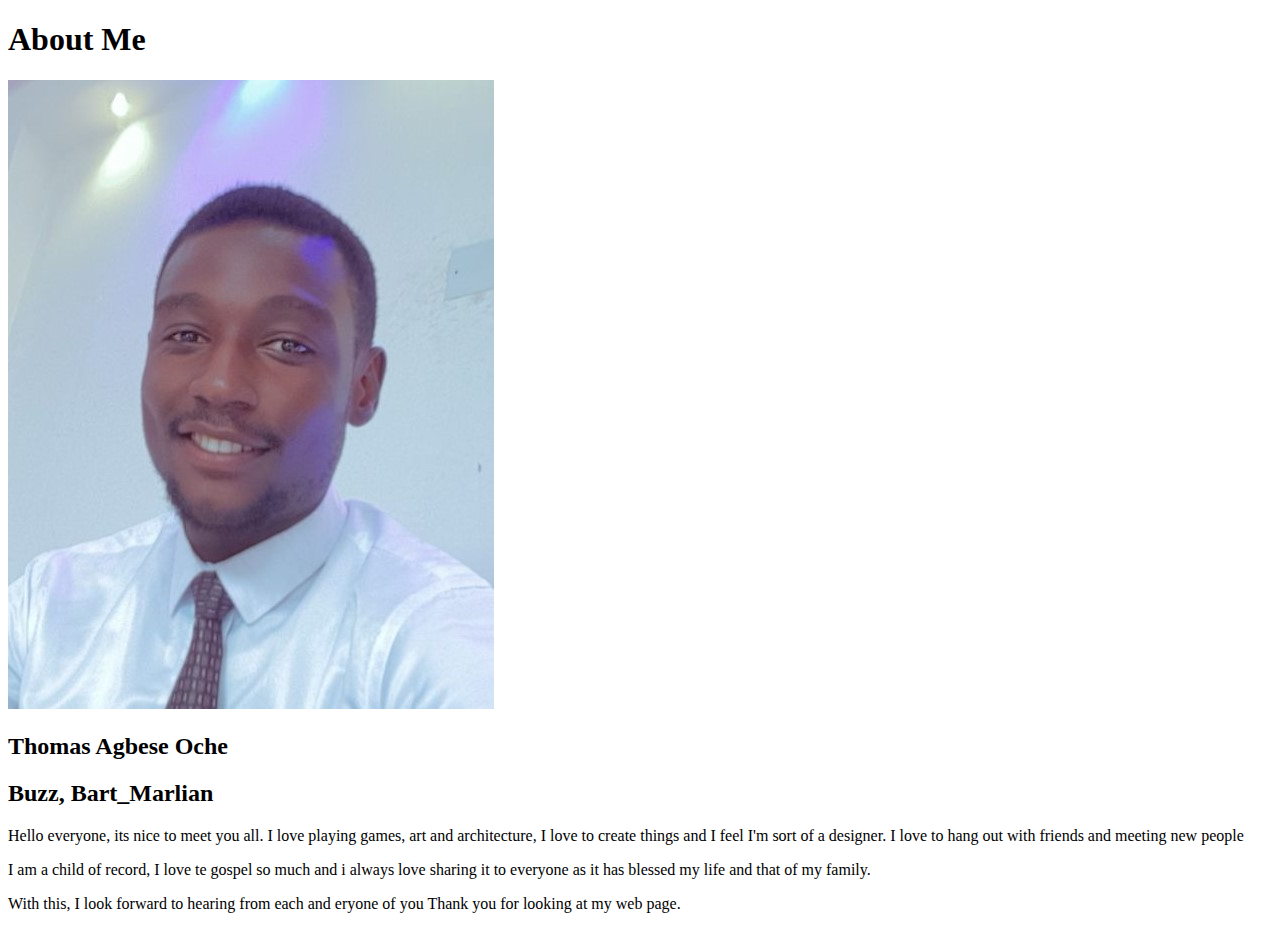
<file: aboutme/index.html>
<!DOCTYPE html>
<html lang="en">
<head>
    <meta charset="UTF-8">
    <meta name="viewport" content="width=device-width, initial-scale=1.0">
    <title>All about Me</title>
</head>
<body>
    <h1>About Me</h1>
    <img src="images/buzz.jpg">
    <h2>Thomas Agbese Oche</h2>
    <h2>Buzz, Bart_Marlian</h2>
    <p>Hello everyone, its nice to meet you all. I love playing  games, 
        art and architecture, I love to create things and I feel I'm sort
        of a designer. I love to hang out with friends and meeting new people
    </p>
    <p>I am a child of record, I love te gospel so much and 
        i always love sharing it to everyone as it has blessed
         my life and that of my family.
    </p>
    <p>
        With this, I look forward to hearing from each and eryone of you
        Thank you for looking at my web page.
    </p>

</body>
</html>
</file>
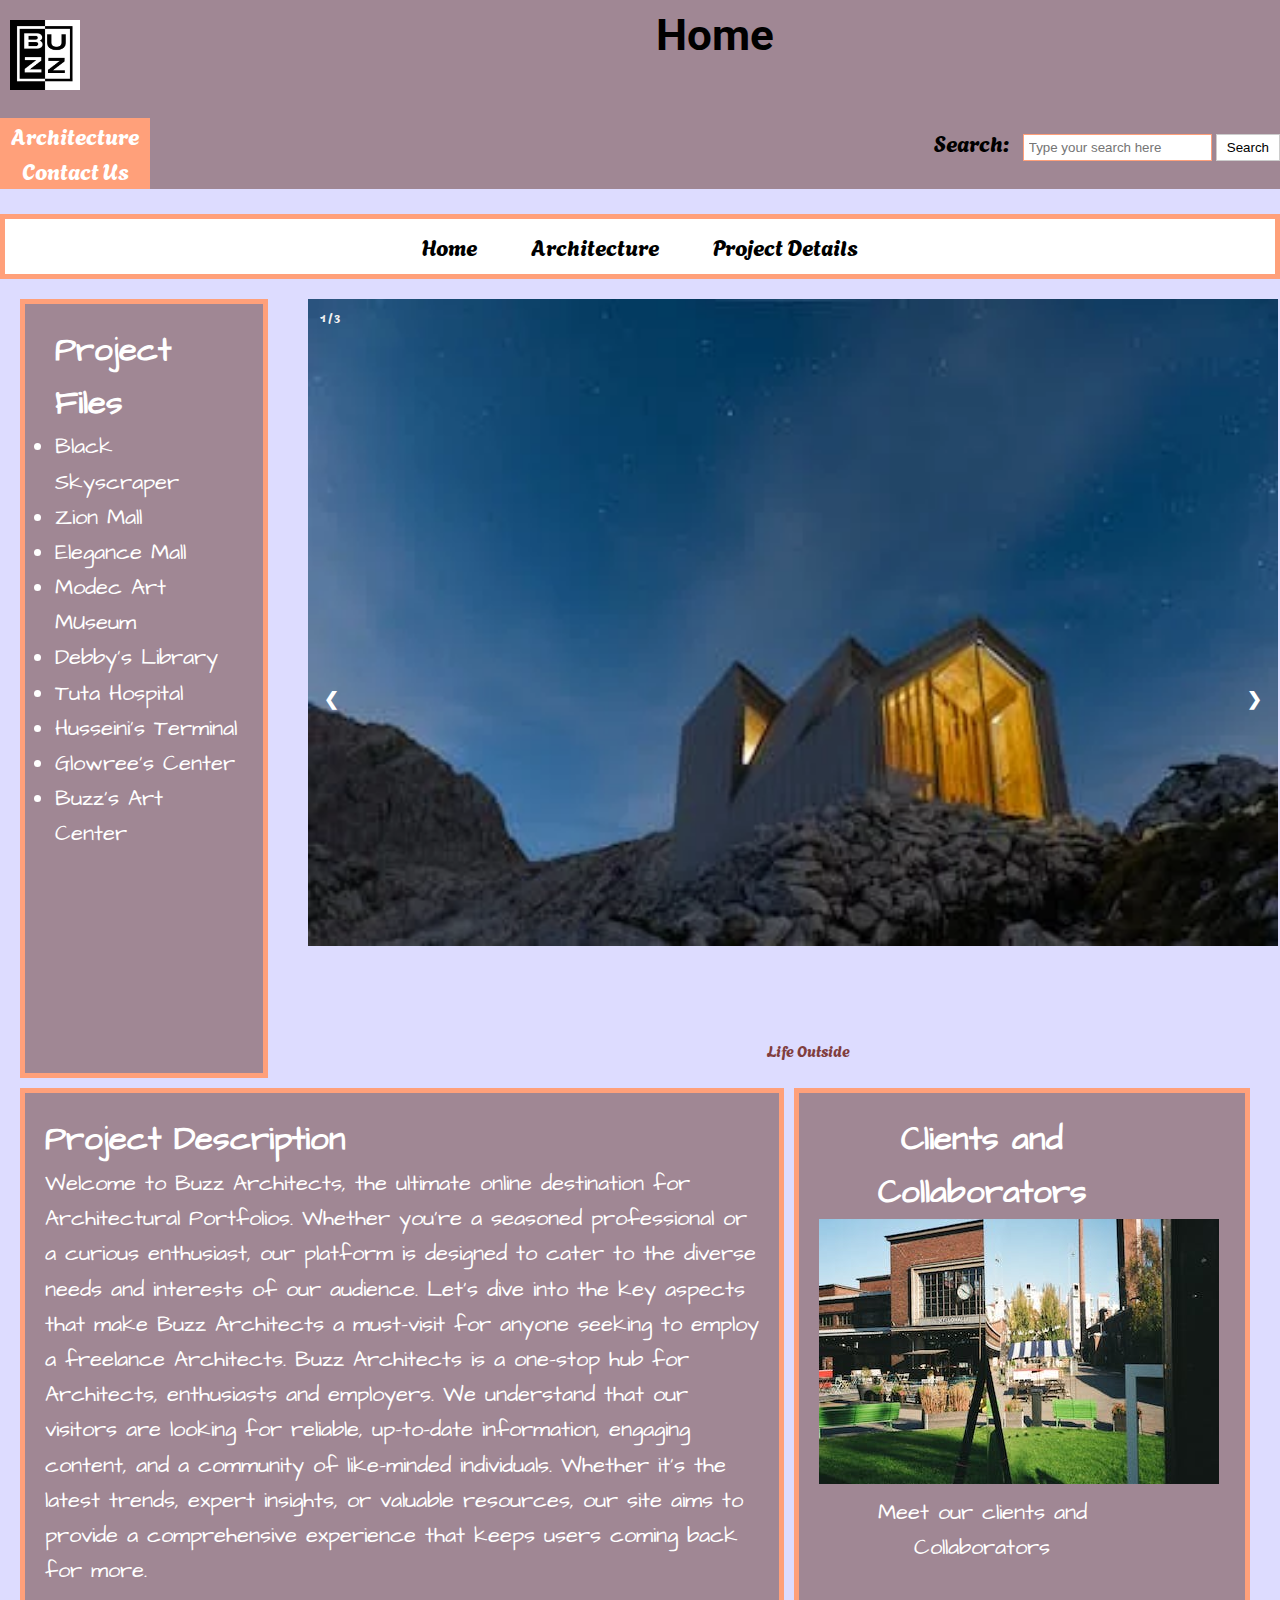
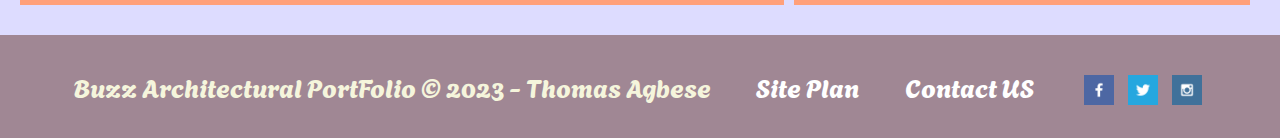
<file: pp_site/index.html>
<!DOCTYPE html>
<html lang="en">
<head>
    <meta charset="UTF-8">
    <meta name="viewport" content="width=device-width, initial-scale=1.0">
    <title>Architectural PortFolio | Home</title>
    <link rel="stylesheet" href="styles/styles.css">
</head>
<body>
<div id ="header">
    <header>
        <a id="logo" href="index.html">
            <img class="logo" src="images/logo.jpg" alt="Buzz Logo">
        </a>
        <div id="content">
            <h1>Home</h1>
        </div>
        <div id="topic">
            <nav>
                <a href="architecture.html">Architecture</a>
                <a href="contactus.html">Contact Us</a>
            </nav>
        </div>

        <div id="Searchbar">
            <form action="/search" method="GET">
                <label for="search">Search:</label>
                <input type="text" id="search" name="q" placeholder="Type your search here">
                <button type="submit">Search</button>
            </form>
        </div>
   </header>
</div> 
<div id="links">
    <nav>
        <a href="index.html">Home</a>
        <a href="architecture.html">Architecture</a>
        <a href="project.html">Project Details</a>
    </nav>

</div>
<main class="home-grid">
    <!-- <div class="slideshow">
        <input type="radio" class="slide" name="slide" id="slide1" checked>
        <input type="radio" class="slide" name="slide" id="slide2" checked>
        <input type="radio" class="slide" name="slide" id="slide3" checked>

        
        <img src="images/archi_image.jpeg" alt="Slide 1" class="slide">
        <img src="images/render_image.jpg" alt="Slide 2" class="slide">
        <img src="images/pexels-aleksandar-pasaric-325185.jpg" alt="Slide 3" class="slide">

        
        <label for="slide1">Life Outside</label>
        <label for="slide2">A beautiful view</label>
        <label for="slide3">The Outdoors</label>
    </div> -->
    <!-- Slideshow container -->
<div class="slideshow-container">

    <!-- Full-width images with number and caption text -->
    <div class="mySlides fade">
      <div class="numbertext">1 / 3</div>
      <img src="images/arch_image.webp" alt="Slide 1" style="width:100%">
      <div class="text">Life Outside</div>
    </div>
  
    <div class="mySlides fade">
      <div class="numbertext">2 / 3</div>
      <img src="images/render_image.jpg" alt="Slide 2" style="width:100%">
      <div class="text">A beautiful view</div>
    </div>
  
    <div class="mySlides fade">
      <div class="numbertext">3 / 3</div>
      <img src="images/pexels-aleksandar-pasaric-325185.jpg" alt="Slide 3" style="width:100%">
      <div class="text">The Outdoors</div>
    </div>
  
    <!-- Next and previous buttons -->
    <a class="prev" onclick="plusSlides(-1)">&#10094;</a>
    <a class="next" onclick="plusSlides(1)">&#10095;</a>
  </div>
  <br>
  
  <!-- The dots/circles -->
  <!-- <div style="text-align:center">
    <span class="dot" onclick="currentSlide(1)"></span>
    <span class="dot" onclick="currentSlide(2)"></span>
    <span class="dot" onclick="currentSlide(3)"></span>
  </div> -->
    <div id="projectfiles">
        <h2>Project Files</h2>
        <ul>
            <li>Black Skyscraper</li>
            <li>Zion Mall</li>
            <li>Elegance Mall</li>
            <li>Modec Art MUseum</li>
            <li>Debby's Library</li>
            <li>Tuta Hospital</li>
            <li>Husseini's Terminal</li>
            <li>Glowree's Center</li>
            <li>Buzz's Art Center</li>
        </ul>
    </div>
    <div id="description">
        <h2>Project Description</h2>
        <p>Welcome to Buzz Architects, the ultimate online destination for Architectural Portfolios. 
            Whether you're a seasoned professional or a curious enthusiast, our platform is designed to cater to the diverse needs and interests of our audience. Let's dive into the key aspects that make Buzz Architects a must-visit for anyone seeking to employ a freelance Architects.
             Buzz Architects is a one-stop hub for Architects, enthusiasts and employers. We understand that our visitors are looking for reliable, up-to-date information, engaging content, and a community of like-minded individuals. Whether it's the latest trends, expert insights, or valuable resources, our site aims to provide a comprehensive experience that keeps users coming back for more.</p>
    </div>
    <div id="collaborators">
        <h2>Clients and Collaborators</h2>
        <img src="images/archi_image.jpeg" alt="Slide 1" class="slide">
        <p>Meet our clients and Collaborators</p>

    </div>
</main>
<footer>
    <p>Buzz Architectural PortFolio &copy; 2023 - Thomas Agbese</p>
    <p><a href="site-plan.html">Site Plan</a></p>
    <p><a href="contactus.html">Contact US</a></p>
    <div class="social">
        <a href="https://facebook.com" target="_blank">
            <img src="images/facebook.png" alt="fb icon">
        </a>
        <a href="https://twitter.com" target="_blank">
            <img src="images/twitter.png" alt="twitter icon">
        </a>
        <a href="https://instagram.com" target="_blank">
            <img src="images/instagram.png" alt="instagram icon">
        </a>
    </div>
    <script>
        let slideIndex = 1;
showSlides(slideIndex);

// Next/previous controls
function plusSlides(n) {
  showSlides(slideIndex += n);
}

// Thumbnail image controls
function currentSlide(n) {
  showSlides(slideIndex = n);
}

function showSlides(n) {
  let i;
  let slides = document.getElementsByClassName("mySlides");
  let dots = document.getElementsByClassName("dot");
  if (n > slides.length) {slideIndex = 1}
  if (n < 1) {slideIndex = slides.length}
  for (i = 0; i < slides.length; i++) {
    slides[i].style.display = "none";
  }
  for (i = 0; i < dots.length; i++) {
    dots[i].className = dots[i].className.replace(" active", "");
  }
  slides[slideIndex-1].style.display = "block";
  dots[slideIndex-1].className += " active";
}
    </script>
</footer>
</body>
</html>
</file>
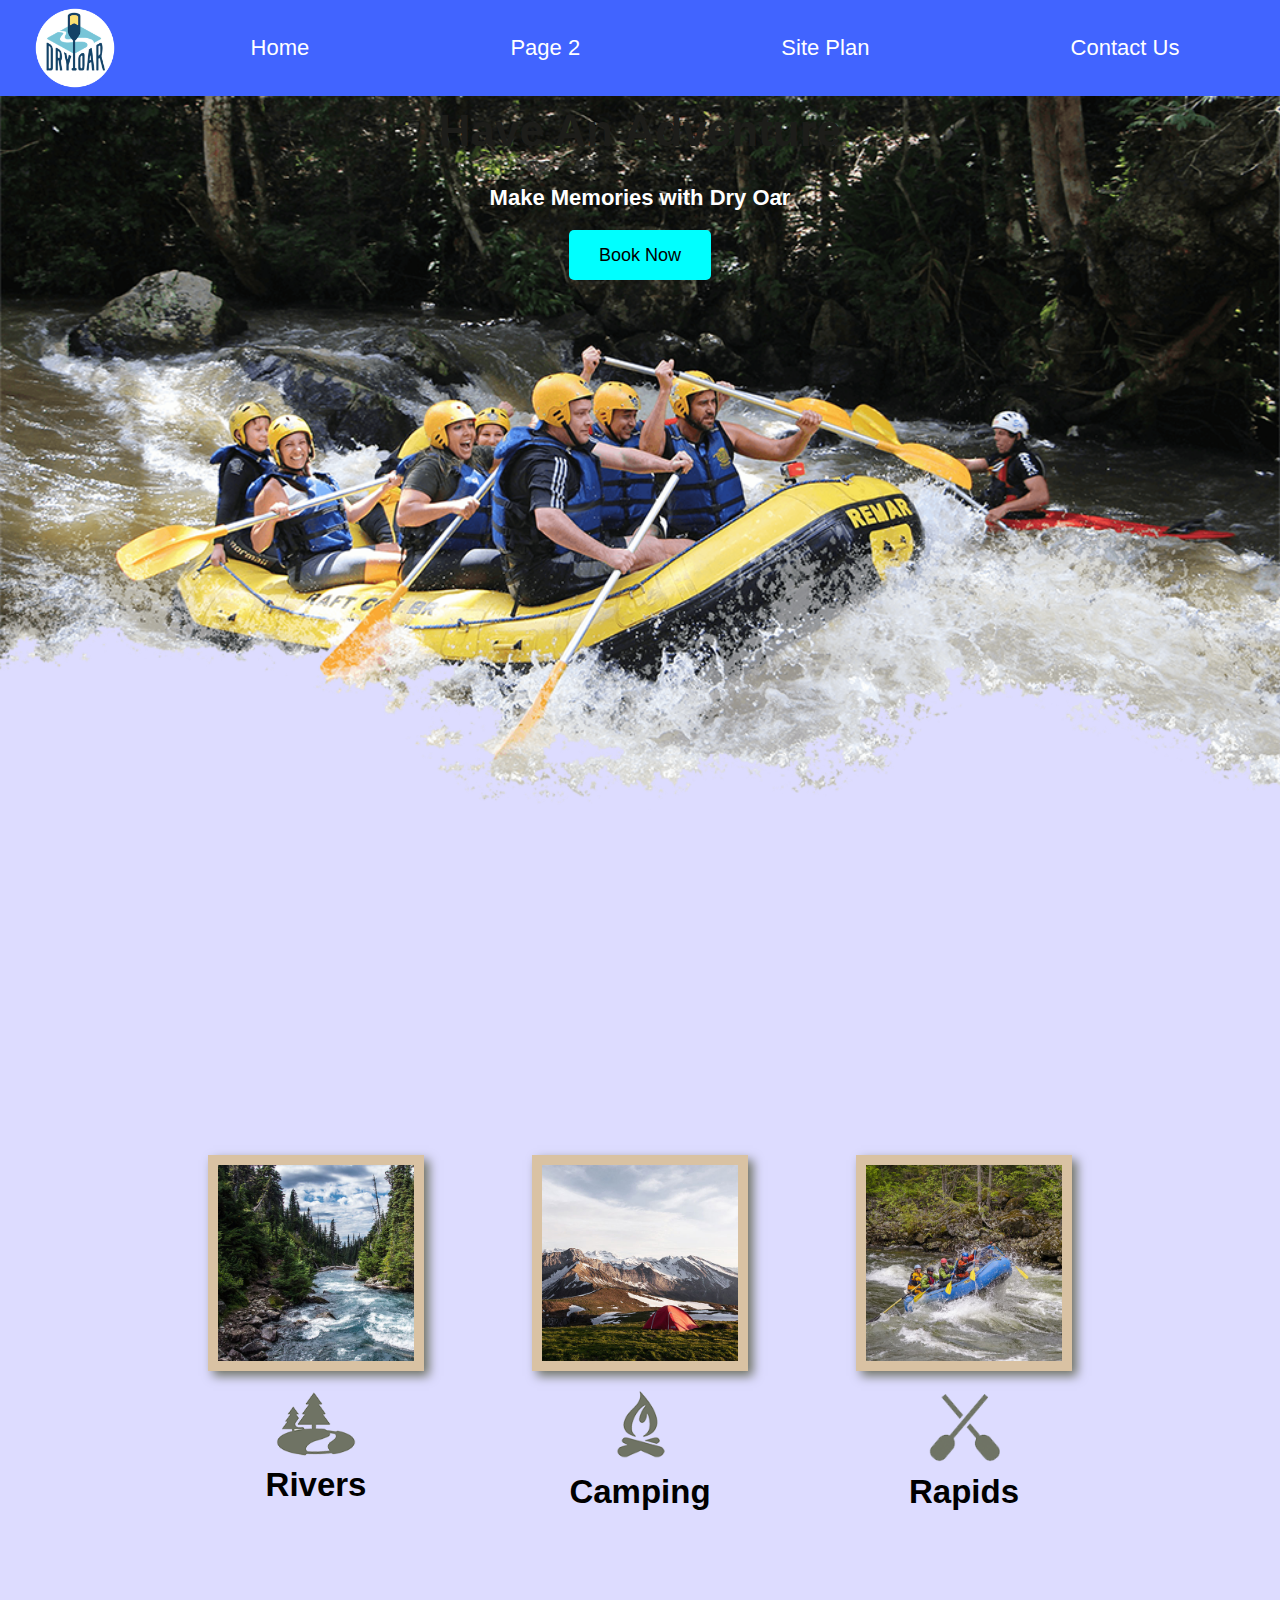
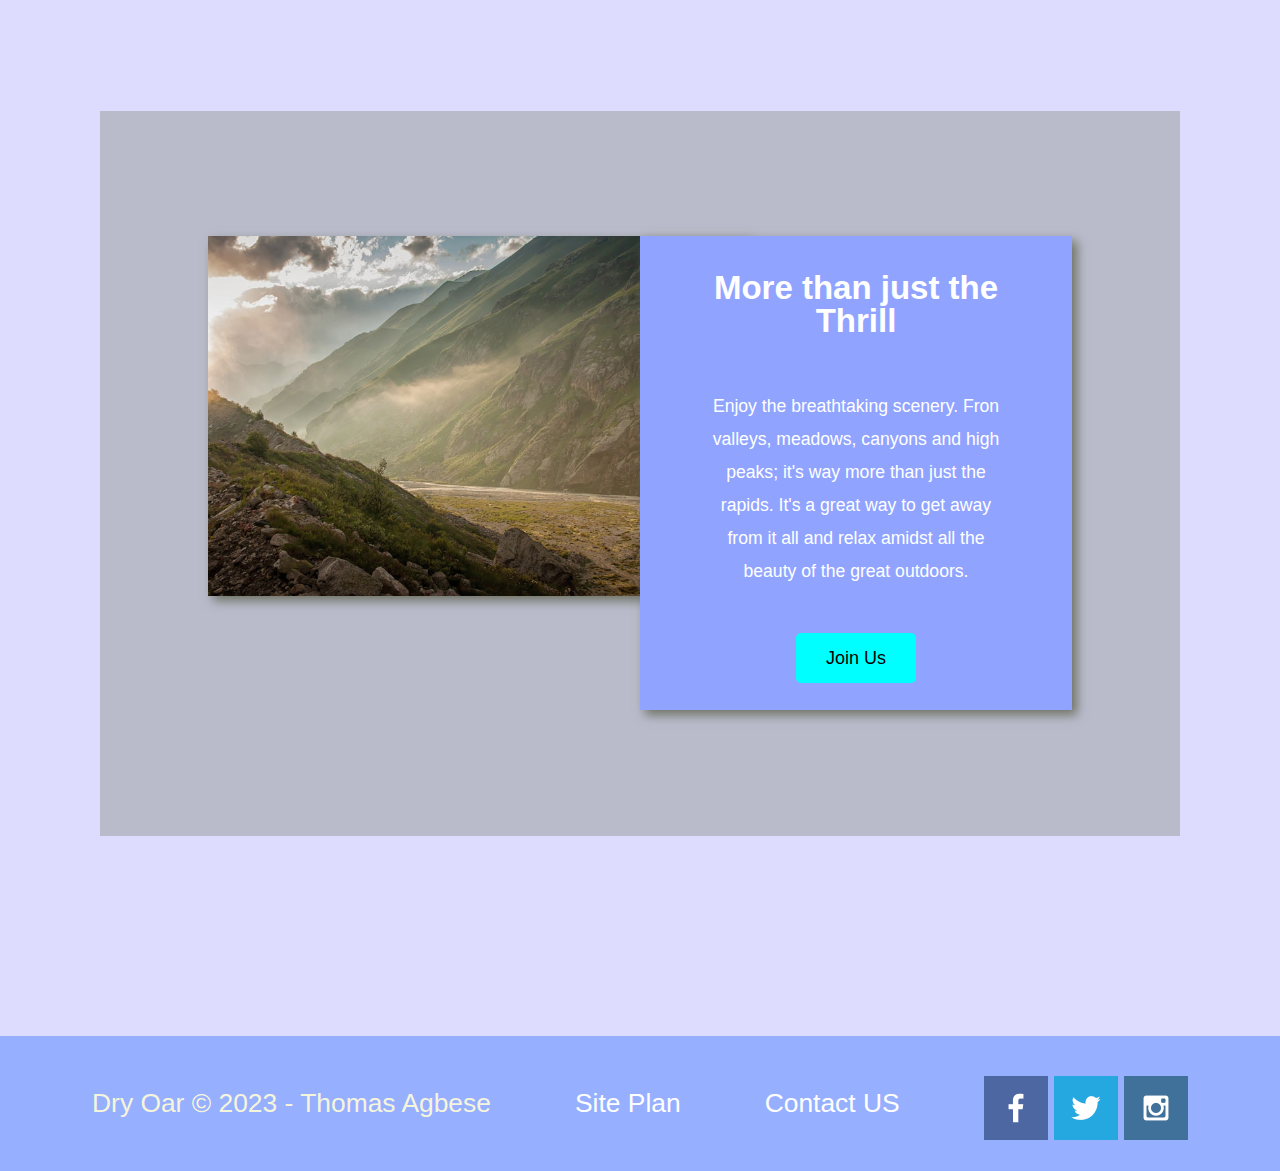
<file: wwr/index.html>
<!DOCTYPE html>
<html lang="en">
<head>
<link rel="stylesheet" href="styles/style.css">
    <meta charset="UTF-8">
    <meta name="viewport" content="width=device-width, initial-scale=1.0">
    <title>Whitewater Rafting Vacations | Dry Oar Boating | Home</title>
</head>
<body>
<div id="content">
    <header>
        <a id="logo_link" href="index.html">
            <img class="logo" src="images/logo.png" alt="Dry Oar Logo">
        </a>
        <nav>
            <a href="index.html">Home</a>
            <a href="#">Page 2</a>
            <a href="site-plan-rafting.html">Site Plan</a>
            <a href="contactus.html">Contact Us</a>
        </nav>
    </header>
    <div id="hero">
        <div id="hero-box">
            <img id="hero-img" src="images/hero.png" alt="People enjoying white water rafting">
        </div>
        <section id="hero-msg">
            <h1 class="home-title">Have An Adventure</h1>
            <h4>Make Memories with Dry Oar </h4>
            <div class='button-box'>
                <a class='book' href="contatus.html">Book Now</a>
            </div>
        </section>
    </div>
<main class="home-grid">
    <section class="rivers-card">
        <img  class="card-img" src="images/rivers.jpg" alt="river in forest">
        <img class="icon" src="images/river_icon.png" alt="river icon">
        <h2>Rivers</h2>
    </section>
    <section class="camping-card">
        <img class="card-img" src="images/camping.jpg" alt="tent in mountains">
        <img class="icon" src="images/fire_icon.png" alt="fire icon">
        <h2>Camping</h2>
    </section>
    <section class="rapids-card">
        <img class="card-img" src="images/rapids.jpg" alt="rafting boat">
        <img class="icon" src="images/oars.png" alt="Oars icon">
        <h2>Rapids</h2>
    </section>
    <div id="background"></div>
    <img class="mountains" src="images/mountains.jpg" alt="Misty Mountains">
    <section class="msg">
        <h2>More than just the Thrill</h2>
        <p>Enjoy the breathtaking scenery. Fron valleys, meadows, canyons and high peaks; it's way more than just the rapids. It's a great way to get away from it  all and relax amidst all the beauty of the great outdoors. </p>
        <a class="join" href="rivers.html">Join Us</a>
    </section>
</main> 
<footer>
    <p>Dry Oar &copy; 2023 - Thomas Agbese</p>
    <p><a href="site-plan-rafting.html">Site Plan</a></p>
    <p><a href="contactus.html">Contact US</a></p>
    <div class="social">
        <a href="https://facebook.com" target="_blank">
            <img src="images/facebook.png" alt="fb icon">
        </a>
        <a href="https://twitter.com" target="_blank">
            <img src="images/twitter.png" alt="twitter icon">
        </a>
        <a href="https://instagram.com" target="_blank">
            <img src="images/instagram.png" alt="instagram icon">
        </a>
    </div>
</footer>
</div>
</body>
</html>
</file>
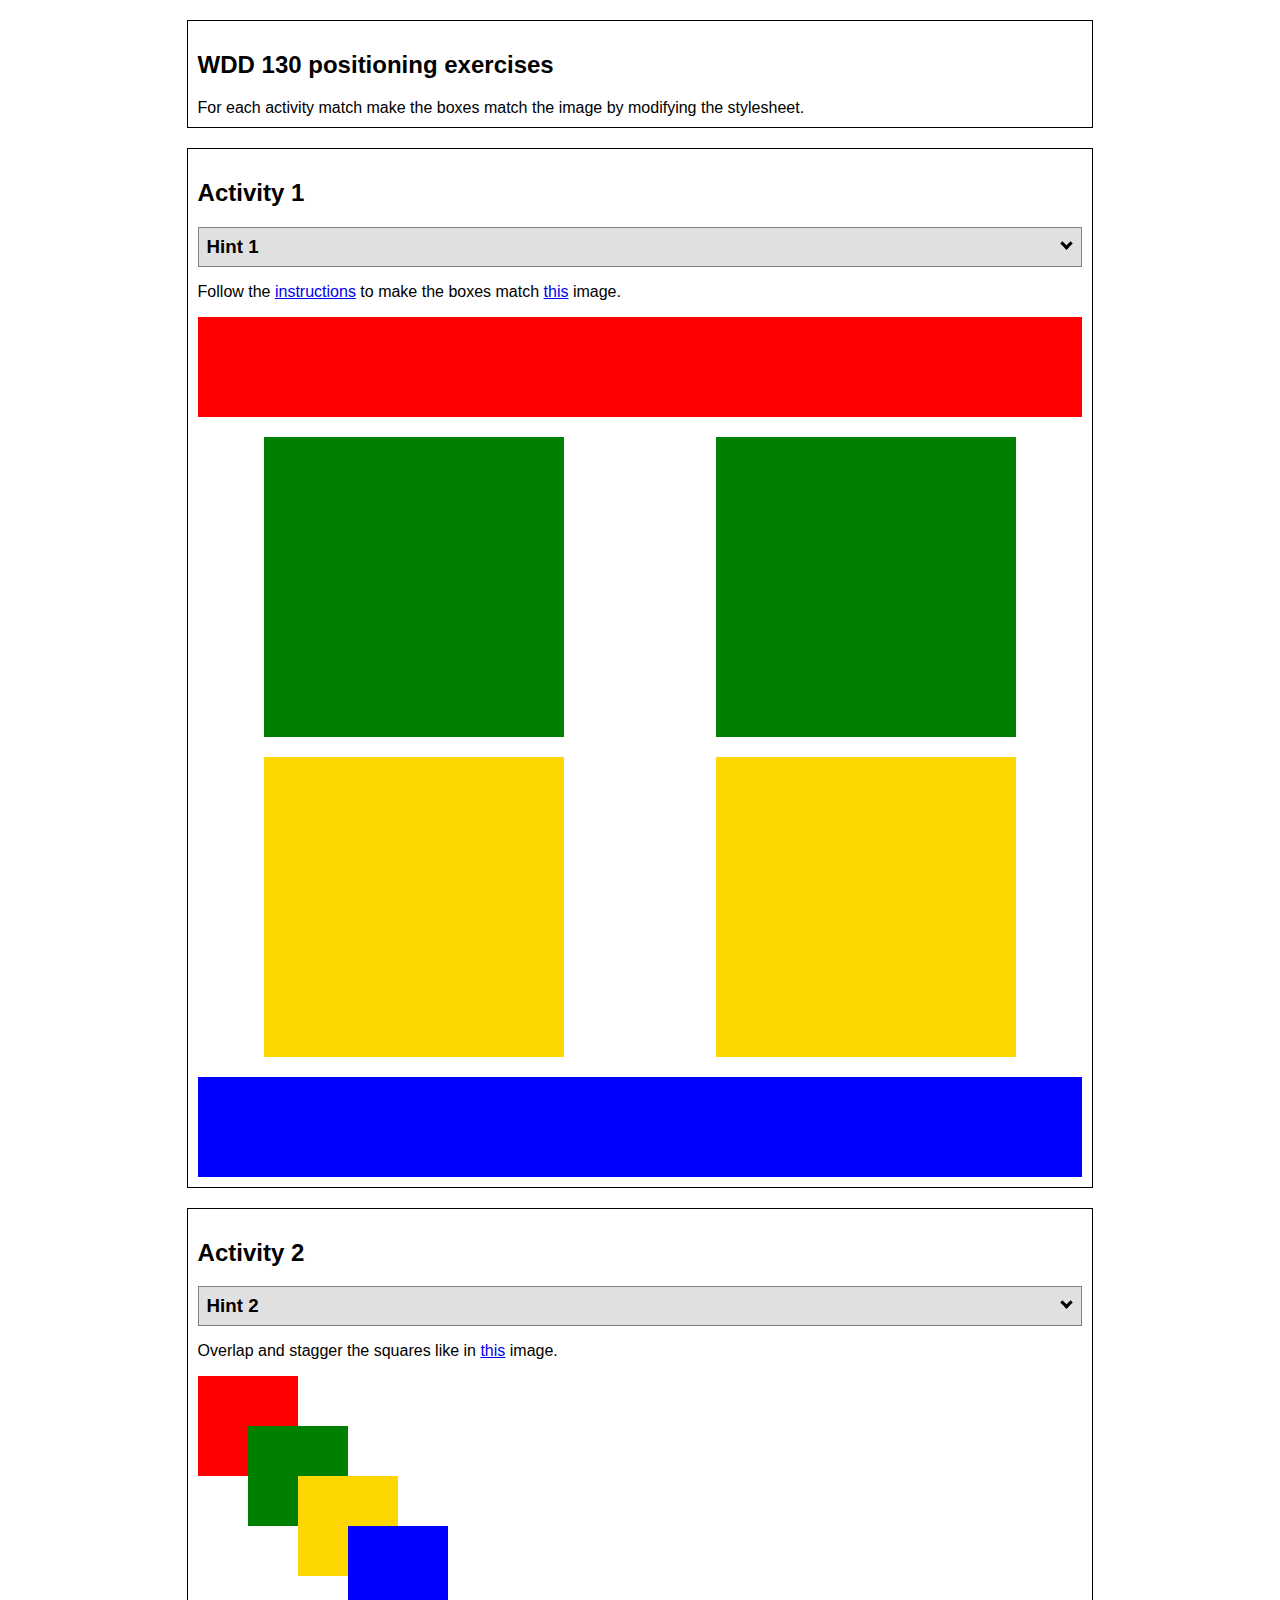
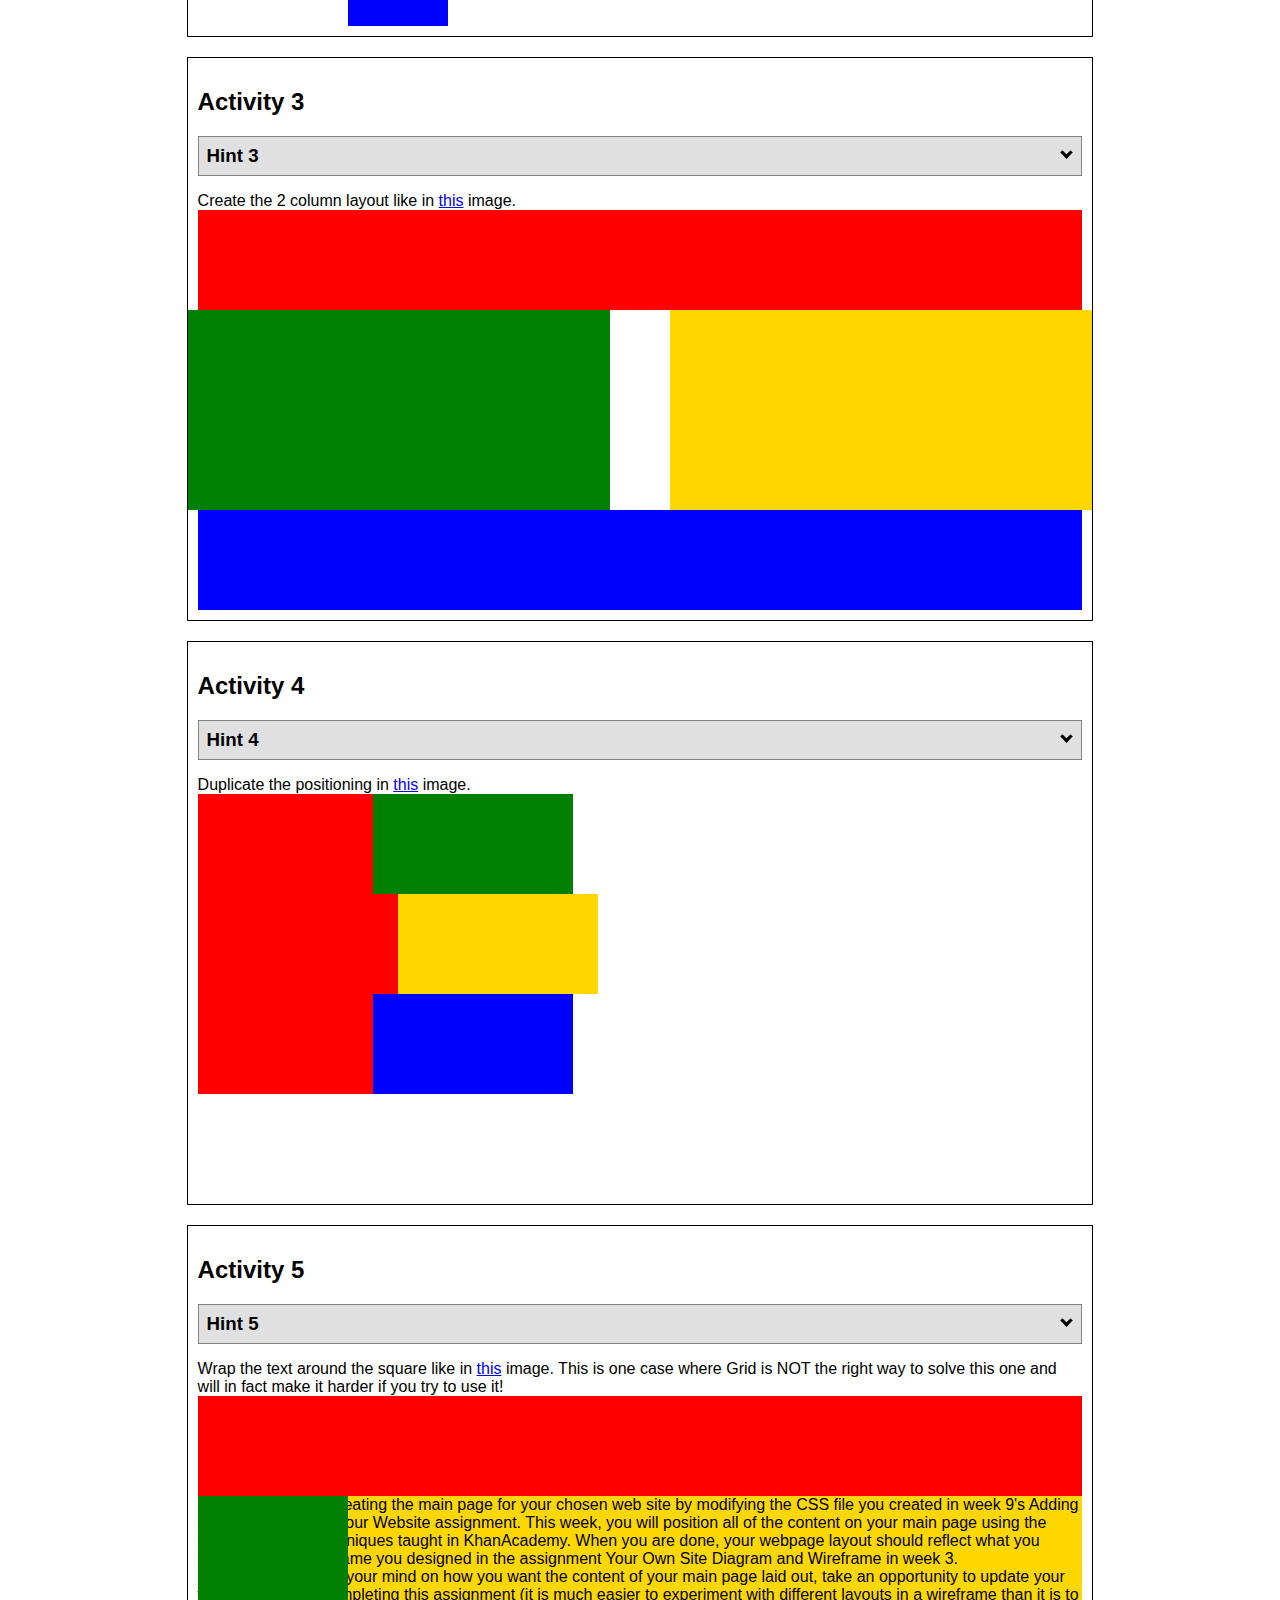
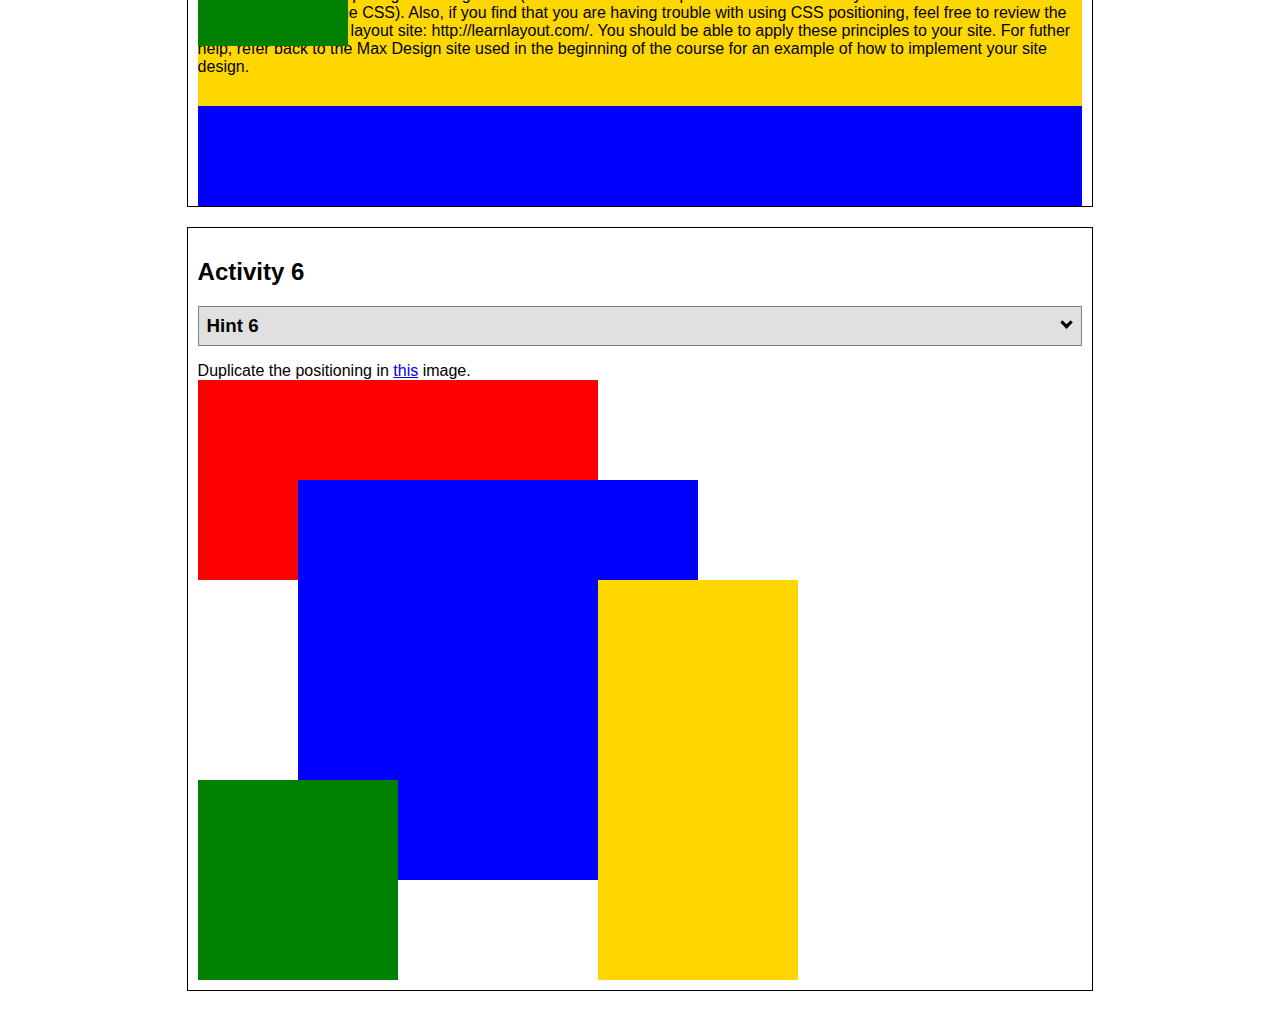
<file: positioning.html>
<!DOCTYPE html>
<html lang="en">
  <head>
    <!-- HTML - Name: positioning.html -->
    <title>Positioning Activity</title>
    <link rel="stylesheet" type="text/css" href="positionstyles.css" />
  </head>
  <body>
    <div class="activity">
      <h2>WDD 130 positioning exercises</h2>
      For each activity match make the boxes match the image by modifying the stylesheet.</div>
    <div class="activity">
      <h2>Activity 1</h2>
      <section class="hint"><input type="checkbox" ><i></i> <h3>Hint 1</h3><div><p>Check out the <a href="https://byui-wdd.github.io/wdd130/activities/w06-css-positioning.html" target="_blank">activity instructions</a> in Ilearn!</p></div></section>
      <p>Follow the <a href="https://byui-wdd.github.io/wdd130/activities/w06-css-positioning.html" target="_blank">instructions</a> to make the boxes match  <a href="https://byui-wdd.github.io/wdd130/images/example1.png" target="_blank">this</a> image.</p>
      <div class="content1" >
        <div class="red1" ></div>
        <div class="green1" ></div>
        <div class="green1" ></div>
        <div class="yellow1"></div>
        <div class="yellow1"></div>
        <div class="blue1"></div>
      </div>
    </div>
    <div class="activity">
      <h2>Activity 2</h2>
      <section class="hint"><input type="checkbox" > <h3>Hint 2</h3><i></i><div>
      <ul>
      <li>grid-template-columns: 50px 50px 50px 50px 50px </li></ul></div></section>
      <p>Overlap and stagger the squares like in <a href="https://byui-wdd.github.io/wdd130/images/example2.png" target="_blank">this</a> image.</p>
      <div class="content2" >
        <div class="red2" ></div>
        <div class="green2" ></div>
        <div class="yellow2"></div>
        <div class="blue2"></div>
      </div>
    </div>
    <div class="activity">
      <h2>Activity 3</h2>
      <section class="hint"><input type="checkbox" > <h3>Hint 3</h3><i></i><div><p>This one is going to be best solved with CSS Grid. Remember to make the boxes the right width first...then start moving them around. </p><h4>Properties used:</h4><ul><li>display:grid;</li><li>grid-template-columns:</li><li>grid-column-gap:</li>
        <li>grid-column:</li>  </ul></div></section>
      Create the 2 column layout like in <a href="https://byui-wdd.github.io/wdd130/images/example3.png" target="_blank">this</a>  image.
      <div class="content3" >
        <div class="red3" ></div>
        <div class="green3" ></div>
        <div class="yellow3"></div>
        <div class="blue3"></div>
      </div>
    </div>
    <div class="activity">
      <h2>Activity 4</h2>
      <section class="hint"><input type="checkbox" > <h3>Hint 4</h3><i></i><div><p>For the others we have been primarily concerned with width. For this one you will need to adjust height as well. </p><h4>Properties used:</h4><ul><li>display:grid;</li><li>grid-template-columns:</li><li>grid-row:</li></ul></div></section>
      Duplicate the positioning in <a href="https://byui-wdd.github.io/wdd130/images/example4.png" target="_blank">this</a> image. 
      <div class="content4" >
        <div class="red4" ></div>
        <div class="green4" ></div>
        <div class="yellow4"></div>
        <div class="blue4"></div>
      </div>
    </div>

    <div class="activity">
      <h2>Activity 5</h2>
      <section class="hint"><input type="checkbox" > <h3>Hint 5</h3><i></i><div><p>Grid is <strong>not</strong> the right way to do this.  In fact there is only one way to really do that...and that is with float. Remember that we float the thing we want the text to wrap around.  Also remember to start by making all the shapes the right size and shape.</p><h4>Properties used:</h4><ul><li>float: left;</li></ul></div></section>
      Wrap the text around the square like in <a href="https://byui-wdd.github.io/wdd130/images/example5.png" target="_blank">this</a> image. This is one case where Grid is NOT the right way to solve this one and will in fact make it harder if you try to use it!
      <div class="content5" >
        <div class="red5" ></div>
        <div class="green5" ></div>
        <div class="yellow5">Step 01: Continue creating the main page for your chosen web site by modifying the CSS file you created in week 9's Adding Classes and IDs to Your Website assignment. This week, you will position all of the content on your main page using the CSS positioning techniques taught in KhanAcademy. When you are done, your webpage layout should reflect what you outlined in the wireframe you designed in the assignment Your Own Site Diagram and Wireframe in week 3. <br />
          If you have changed your mind on how you want the content of your main page laid out, take an opportunity to update your wireframe before completing this assignment (it is much easier to experiment with different layouts in a wireframe than it is to do so by modifying the CSS). Also, if you find that you are having trouble with using CSS positioning, feel free to review the concepts at the learn layout site: http://learnlayout.com/. You should be able to apply these principles to your site. For futher help, refer back to the Max Design site used in the beginning of the course for an example of how to implement your site design.</div>
        <div class="blue5"></div>
      </div>
    </div>
    <div class="activity">
      <h2>Activity 6</h2>
      <section class="hint"><input type="checkbox" > <h3>Hint 6</h3><i></i><div><p>This one is all about visualizing the grid behind the layout. If you are having a hard time doing that first: all the sizes are even multiples of 100, and second here is another example with the lines drawn: <a href="https://byui-wdd.github.io/wdd130/images/example6-hint.png" target="_blank">example 6 with lines</a>. For this one you will find it easiest if you use px for the column width. You can also use <kbd>z-index</kbd> to control the element layering.    </p><h4>Properties used:</h4><ul><li>display:grid;</li><li>grid-template-columns:</li><li>grid-column:</li><li>grid-row:</li><li><a href="https://www.w3schools.com/cssref/pr_pos_z-index.asp" target="_blank">z-index:</a></li></ul></div></section>
      Duplicate the positioning in <a href="https://byui-wdd.github.io/wdd130/images/example6.png" target="_blank">this</a> image.
      <div class="content6" >
        <div class="red6" ></div>
        <div class="green6" ></div>
        <div class="yellow6"></div>
        <div class="blue6"></div>
      </div>
    </div>
  </body>
</html>
</file>
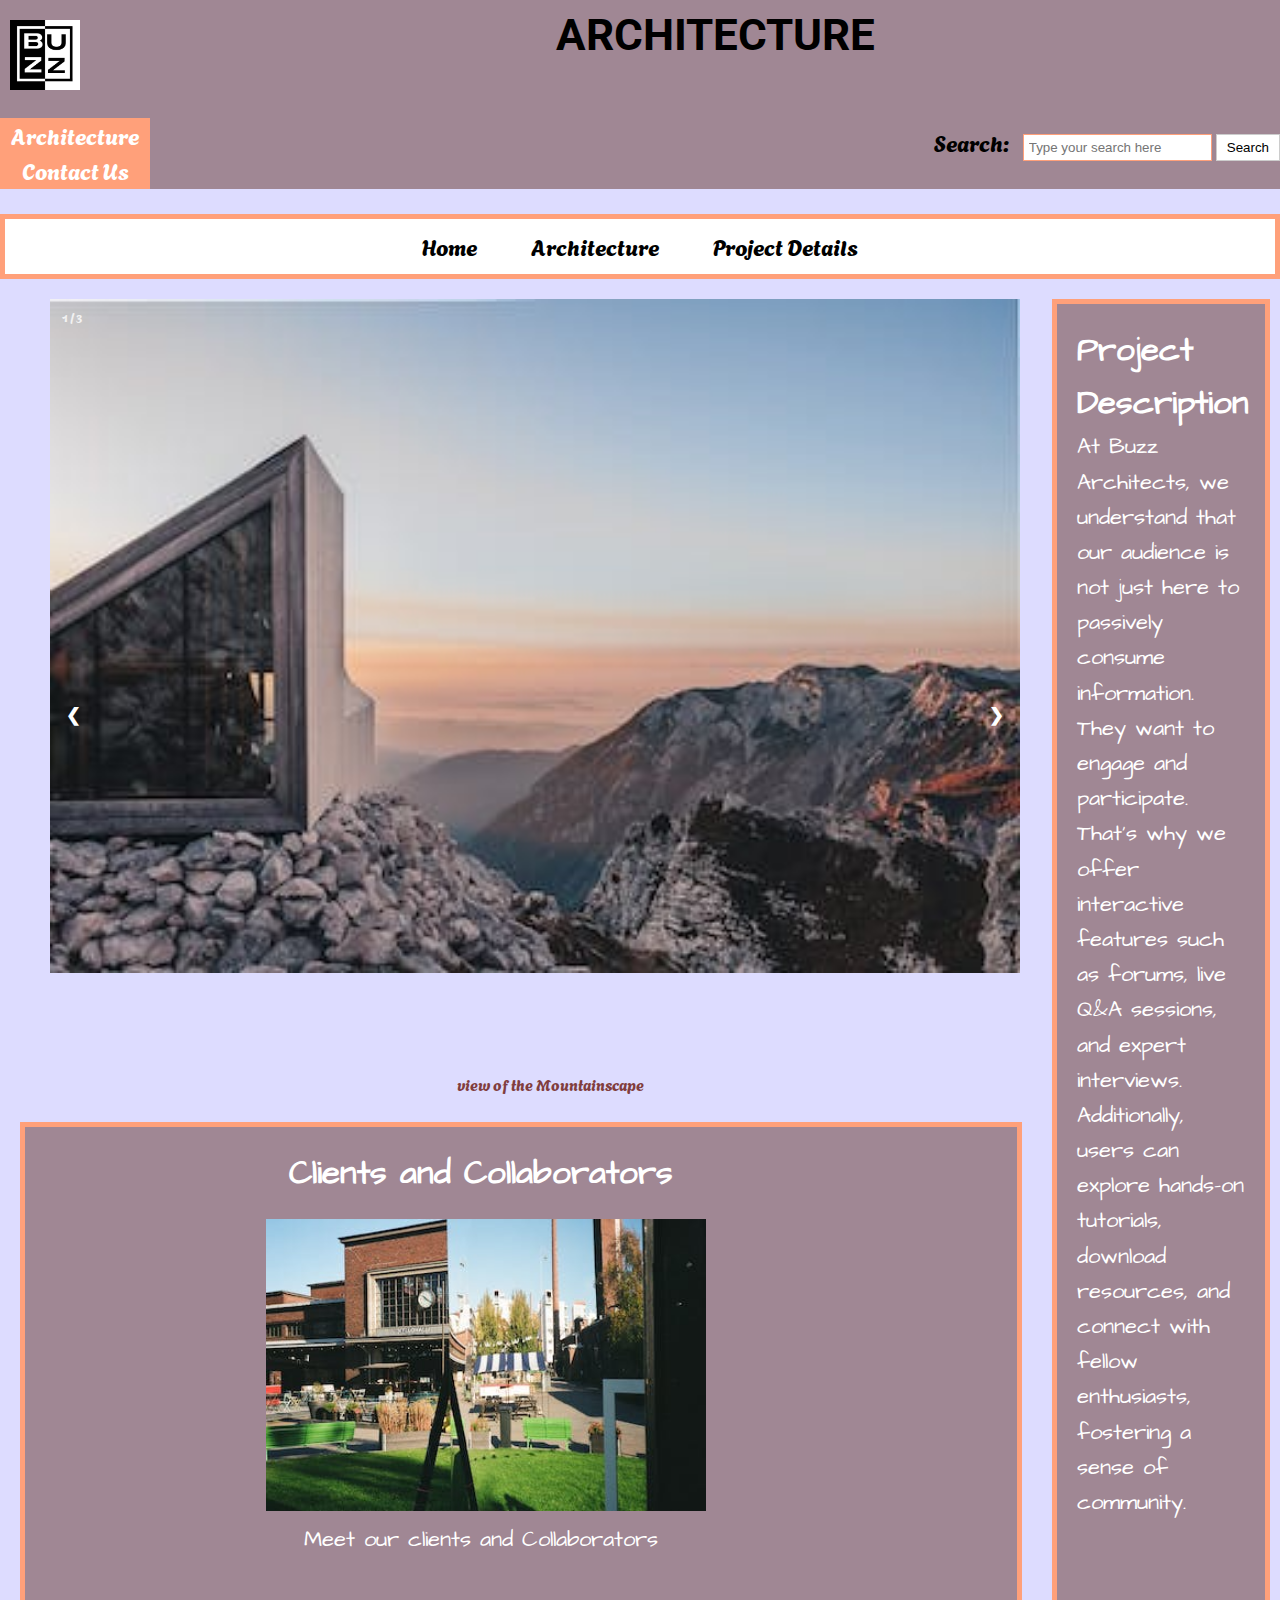
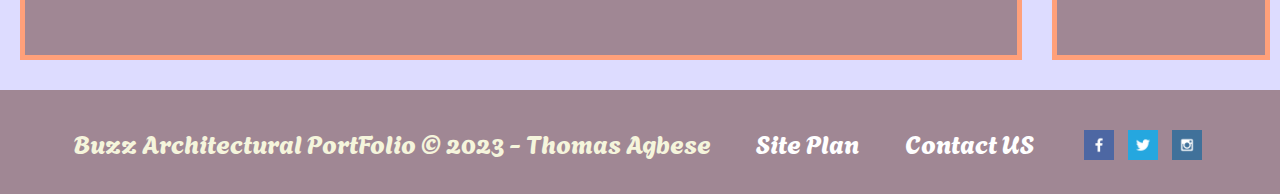
<file: pp_site/architecture.html>
<!DOCTYPE html>
<html lang="en">
<head>
    <meta charset="UTF-8">
    <meta name="viewport" content="width=device-width, initial-scale=1.0">
    <title>Architecture</title>
    <link rel="stylesheet" href="styles/styles.css">
</head>
<body>
<div id ="header">
    <header>
        <div id="logo">
            <img class="logo" src="images/logo.jpg" alt="Buzz Logo">
        </div>
        <div id="content">
            <h1>ARCHITECTURE</h1>
        </div>
        <div id="topic">
            <nav>
                <a href="architecture.html">Architecture</a>
                <a href="contactus.html">Contact Us</a>
            </nav>
        </div>

        <div id="Searchbar">
            <form action="/search" method="GET">
                <label for="search">Search:</label>
                <input type="text" id="search" name="q" placeholder="Type your search here">
                <button type="submit">Search</button>
            </form>
        </div>
   </header>
</div> 
<div id="links">
    <nav>
        <a href="index.html">Home</a>
        <a href="architecture.html">Architecture</a>
        <a href="project.html">Project Details</a>
    </nav>

</div>
<main class="home-grid">
    <!-- <div class="slideshow">
        <input type="radio" class="slide" name="slide" id="slide1" checked>
        <input type="radio" class="slide" name="slide" id="slide2">
        <input type="radio" class="slide" name="slide" id="slide3">

        
        <img src="images/arch_photo.jpeg" alt="Slide 1" class="slide">
        <img src="images/render_image.jpg" alt="Slide 2" class="slide">
        <img src="images/pexels-david-egon-2229894.jpg" alt="Slide 3" class="slide">
        

        
        <label for="slide1"></label>
        <label for="slide2"></label>
        <label for="slide3"></label>
    </div> -->
<div class="slideshow-container1">

    <!-- Full-width images with number and caption text -->
    <div class="mySlides fade">
      <div class="numbertext">1 / 3</div>
      <img src="images/arch_photo.jpeg" alt="Slide 1" style="width:100%">
      <div class="text">view of the Mountainscape</div>
    </div>
  
    <div class="mySlides fade">
      <div class="numbertext">2 / 3</div>
      <img src="images/render_image_1.jpg" alt="Slide 2" style="width:100%">
      <div class="text">A beautiful Render</div>
    </div>
  
    <div class="mySlides fade">
      <div class="numbertext">3 / 3</div>
      <img src="images/pexels-david-egon-2229894.jpg" alt="Slide 3" style="width:100%">
      <div class="text">The Nightlife</div>
    </div>
  
    <!-- Next and previous buttons -->
    <a class="prev" onclick="plusSlides(-1)">&#10094;</a>
    <a class="next" onclick="plusSlides(1)">&#10095;</a>
  </div>
  <br>
  
  <!-- The dots/circles -->
  <!-- <div style="text-align:center">
    <span class="dot" onclick="currentSlide(1)"></span>
    <span class="dot" onclick="currentSlide(2)"></span>
    <span class="dot" onclick="currentSlide(3)"></span> -->
  <!-- </div> -->
    <div id="description1">
        <h2>Project Description</h2>
        <p>At Buzz Architects, we understand that our audience is not just here to passively consume information. They want to engage and participate. 
            That's why we offer interactive features such as forums, live Q&A sessions, and expert interviews. 
            Additionally, users can explore hands-on tutorials, download resources, and connect with fellow enthusiasts, fostering a sense of community.</p>
    </div>
    <div id="collaborators1">
        <h2>Clients and Collaborators</h2>
        <img src="images/archi_image.jpeg" alt="Slide 1" class="slider">
        <p>Meet our clients and Collaborators</p>

    </div>
</main>
<footer>
    <p>Buzz Architectural PortFolio &copy; 2023 - Thomas Agbese</p>
    <p><a href="site-plan.html">Site Plan</a></p>
    <p><a href="contactus.html">Contact US</a></p>
    <div class="social">
        <a href="https://facebook.com" target="_blank">
            <img src="images/facebook.png" alt="fb icon">
        </a>
        <a href="https://twitter.com" target="_blank">
            <img src="images/twitter.png" alt="twitter icon">
        </a>
        <a href="https://instagram.com" target="_blank">
            <img src="images/instagram.png" alt="instagram icon">
        </a>
    </div>
    <script>
        let slideIndex = 1;
showSlides(slideIndex);

// Next/previous controls
function plusSlides(n) {
  showSlides(slideIndex += n);
}

// Thumbnail image controls
function currentSlide(n) {
  showSlides(slideIndex = n);
}

function showSlides(n) {
  let i;
  let slides = document.getElementsByClassName("mySlides");
  let dots = document.getElementsByClassName("dot");
  if (n > slides.length) {slideIndex = 1}
  if (n < 1) {slideIndex = slides.length}
  for (i = 0; i < slides.length; i++) {
    slides[i].style.display = "none";
  }
  for (i = 0; i < dots.length; i++) {
    dots[i].className = dots[i].className.replace(" active", "");
  }
  slides[slideIndex-1].style.display = "block";
  dots[slideIndex-1].className += " active";
}
    </script>
</footer>
</body>
</html>
</file>
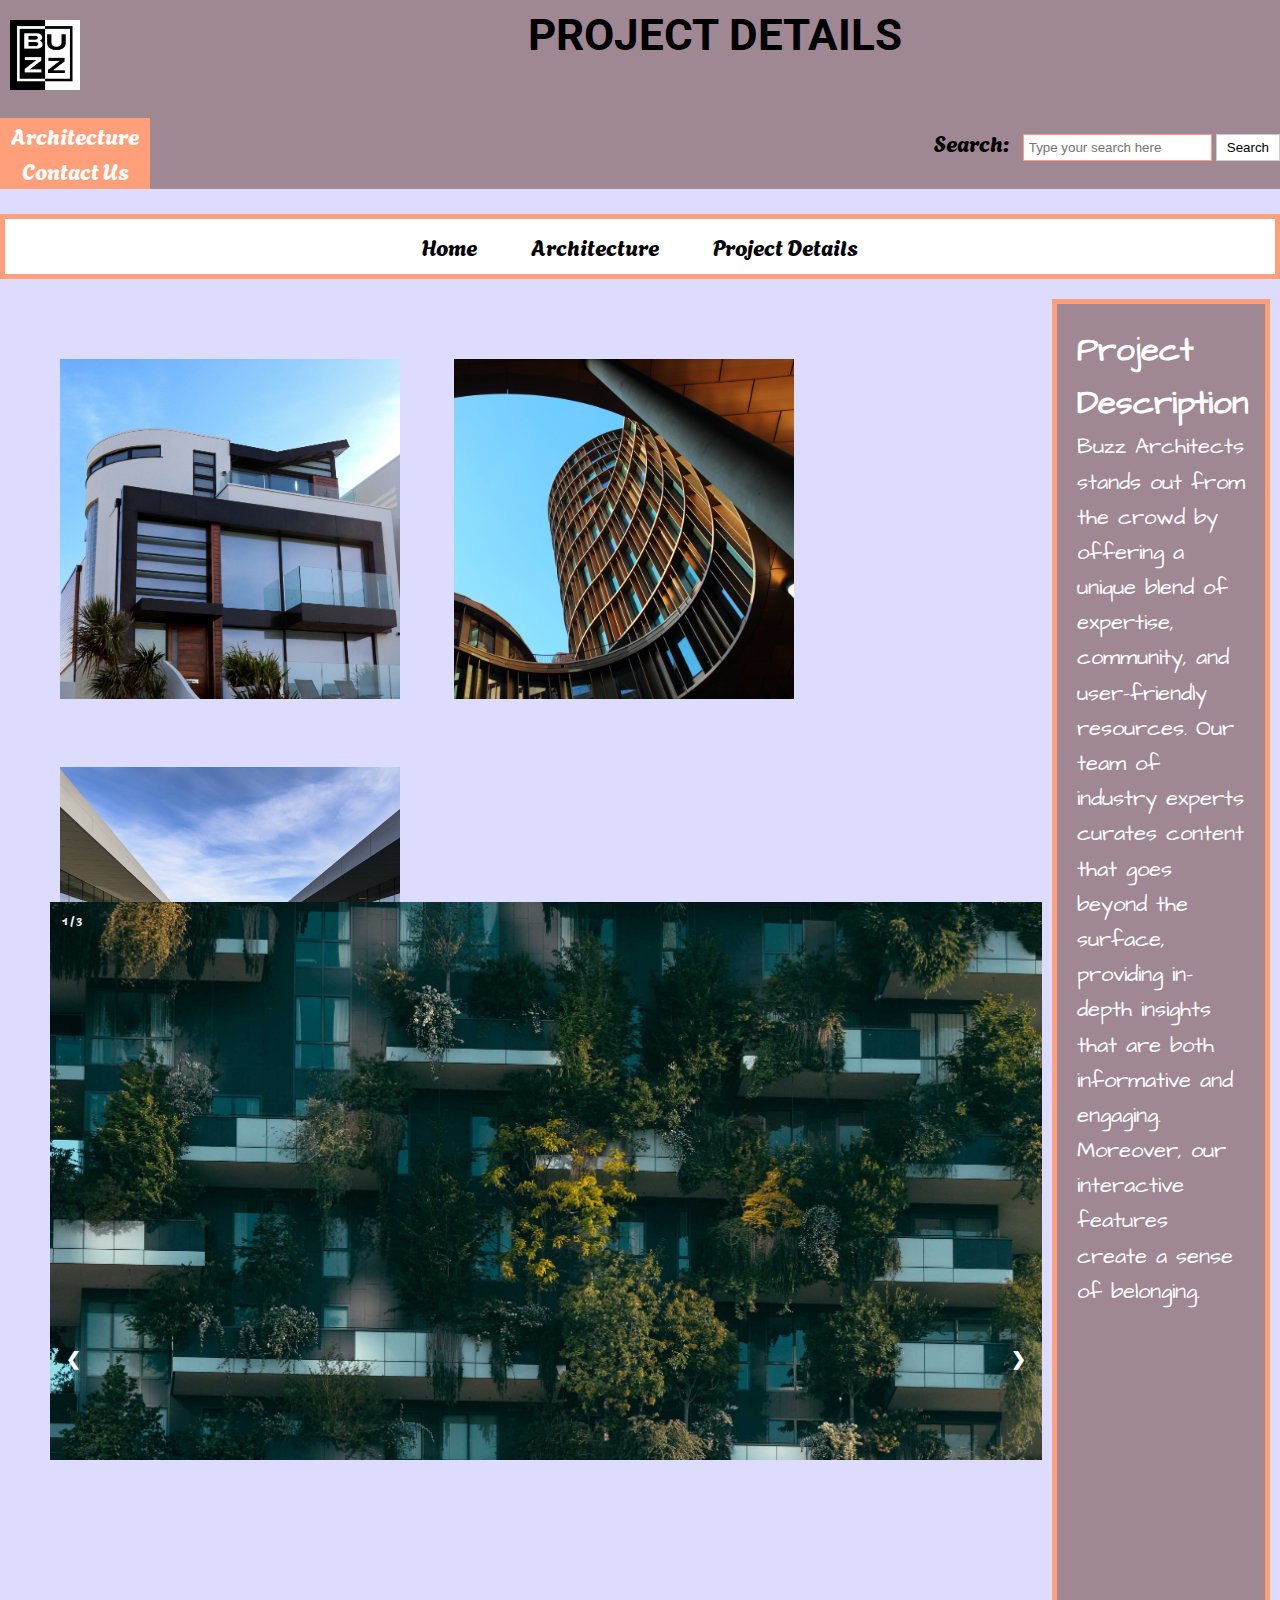
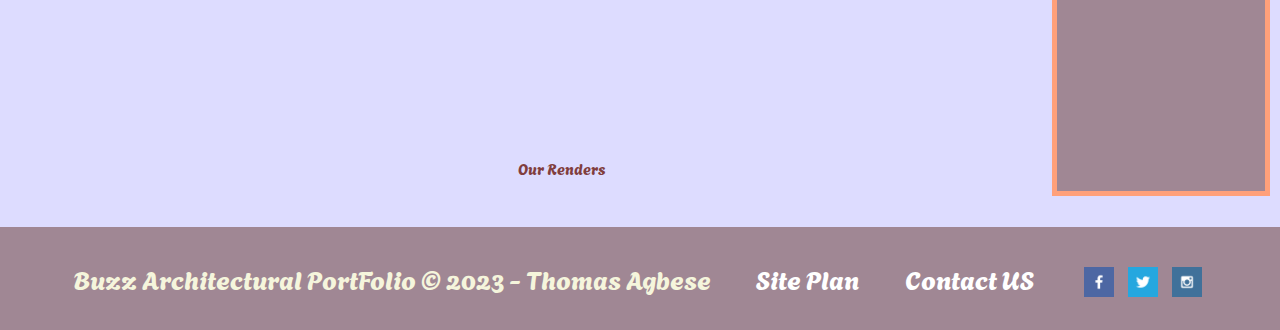
<file: pp_site/project.html>
<!DOCTYPE html>
<html lang="en">
<head>
    <meta charset="UTF-8">
    <meta name="viewport" content="width=device-width, initial-scale=1.0">
    <title>Project Details</title>
    <link rel="stylesheet" href="styles/styles.css">
</head>
<body>
<div id ="header">
    <header>
        <div id="logo">
            <img class="logo" src="images/logo.jpg" alt="Buzz Logo">
        </div>
        <div id="content">
            <h1>PROJECT DETAILS</h1>
        </div>
        <div id="topic">
            <nav>
                <a href="architecture.html">Architecture</a>
                <a href="contactus.html">Contact Us</a>
            </nav>
        </div>

        <div id="Searchbar">
            <form action="/search" method="GET">
                <label for="search">Search:</label>
                <input type="text" id="search" name="q" placeholder="Type your search here">
                <button type="submit">Search</button>
            </form>
        </div>
   </header>
</div> 
<div id="links">
    <nav>
        <a href="index.html">Home</a>
        <a href="architecture.html">Architecture</a>
        <a href="project.html">Project Details</a>
    </nav>

</div>
<main class="home-grid">
    <!-- <div id="images">
        <img src="images/render_image_1.jpg" alt="Our Renders">
        <img src="images/pexels-francesco-ungaro-4322027.jpg" alt="Our Renders">
        <img src="images/pexels-karin-s-312993.jpg" alt="Our Renders">
    </div>
    <div class="slideshow">
        <input type="radio" class="slide" name="slide" id="slide1" checked>
        <input type="radio" class="slide" name="slide" id="slide2">
        <input type="radio" class="slide" name="slide" id="slide3">

        
        <img src="images/arch_photo.jpeg" alt="Slide 1" class="slide">
        <img src="images/render_image.jpg" alt="Slide 2" class="slide">
        <img src="images/pexels-david-egon-2229894.jpg" alt="Slide 3" class="slide">
        

        
        <label for="slide1"></label>
        <label for="slide2"></label>
        <label for="slide3"></label>
    </div>
    -->
<div class="depicter">
    <img src="images/pexels-expect-best-323780.jpg" class="depicter1" alt="image 1">
    <img src="images/pexels-pixabay-417273.jpg" class="depicter1" alt="image 2">
    <img src="images/pexels-pixabay-534174.jpg" class="depicter1" alt="image 3"> 
    
</div>
<div class="slideshow-container2">

        <!-- Full-width images with number and caption text -->
        <div class="mySlides fade">
          <div class="numbertext">1 / 3</div>
          <img src="images/pexels-francesco-ungaro-4322027.jpg" alt="Slide 1" style="width:100%">
          <div class="text">Our Renders</div>
        </div>
      
        <div class="mySlides fade">
          <div class="numbertext">2 / 3</div>
          <img src="images/render_image_1.jpg" alt="Slide 2" style="width:100%">
          <div class="text">A beautiful Render</div>
        </div>
      
        <div class="mySlides fade">
          <div class="numbertext">3 / 3</div>
          <img src="images/pexels-karin-s-312993.jpg" alt="Slide 3" style="width:100%">
          <div class="text">A wonderful render</div>
        </div>
      
        <!-- Next and previous buttons -->
        <a class="prev" onclick="plusSlides(-1)">&#10094;</a>
        <a class="next" onclick="plusSlides(1)">&#10095;</a>
    </div>
<br>
      
    <div id="description3">
        <h2>Project Description</h2>
        <p>Buzz Architects stands out from the crowd by offering a unique blend of expertise, community, and user-friendly resources. Our team of industry experts curates content that goes beyond the surface, providing in-depth insights that are both informative and engaging. Moreover, our interactive features create a sense of belonging. </p>
    </div>
    
</main>
<footer>
    <p>Buzz Architectural PortFolio &copy; 2023 - Thomas Agbese</p>
    <p><a href="site-plan.html">Site Plan</a></p>
    <p><a href="contactus.html">Contact US</a></p>
    <div class="social">
        <a href="https://facebook.com" target="_blank">
            <img src="images/facebook.png" alt="fb icon">
        </a>
        <a href="https://twitter.com" target="_blank">
            <img src="images/twitter.png" alt="twitter icon">
        </a>
        <a href="https://instagram.com" target="_blank">
            <img src="images/instagram.png" alt="instagram icon">
        </a>
    </div>
    <script>
        let slideIndex = 1;
showSlides(slideIndex);

// Next/previous controls
function plusSlides(n) {
  showSlides(slideIndex += n);
}

// Thumbnail image controls
function currentSlide(n) {
  showSlides(slideIndex = n);
}

function showSlides(n) {
  let i;
  let slides = document.getElementsByClassName("mySlides");
  let dots = document.getElementsByClassName("dot");
  if (n > slides.length) {slideIndex = 1}
  if (n < 1) {slideIndex = slides.length}
  for (i = 0; i < slides.length; i++) {
    slides[i].style.display = "none";
  }
  for (i = 0; i < dots.length; i++) {
    dots[i].className = dots[i].className.replace(" active", "");
  }
  slides[slideIndex-1].style.display = "block";
  dots[slideIndex-1].className += " active";
}
    </script>

</footer>
</body>
</html>
</file>
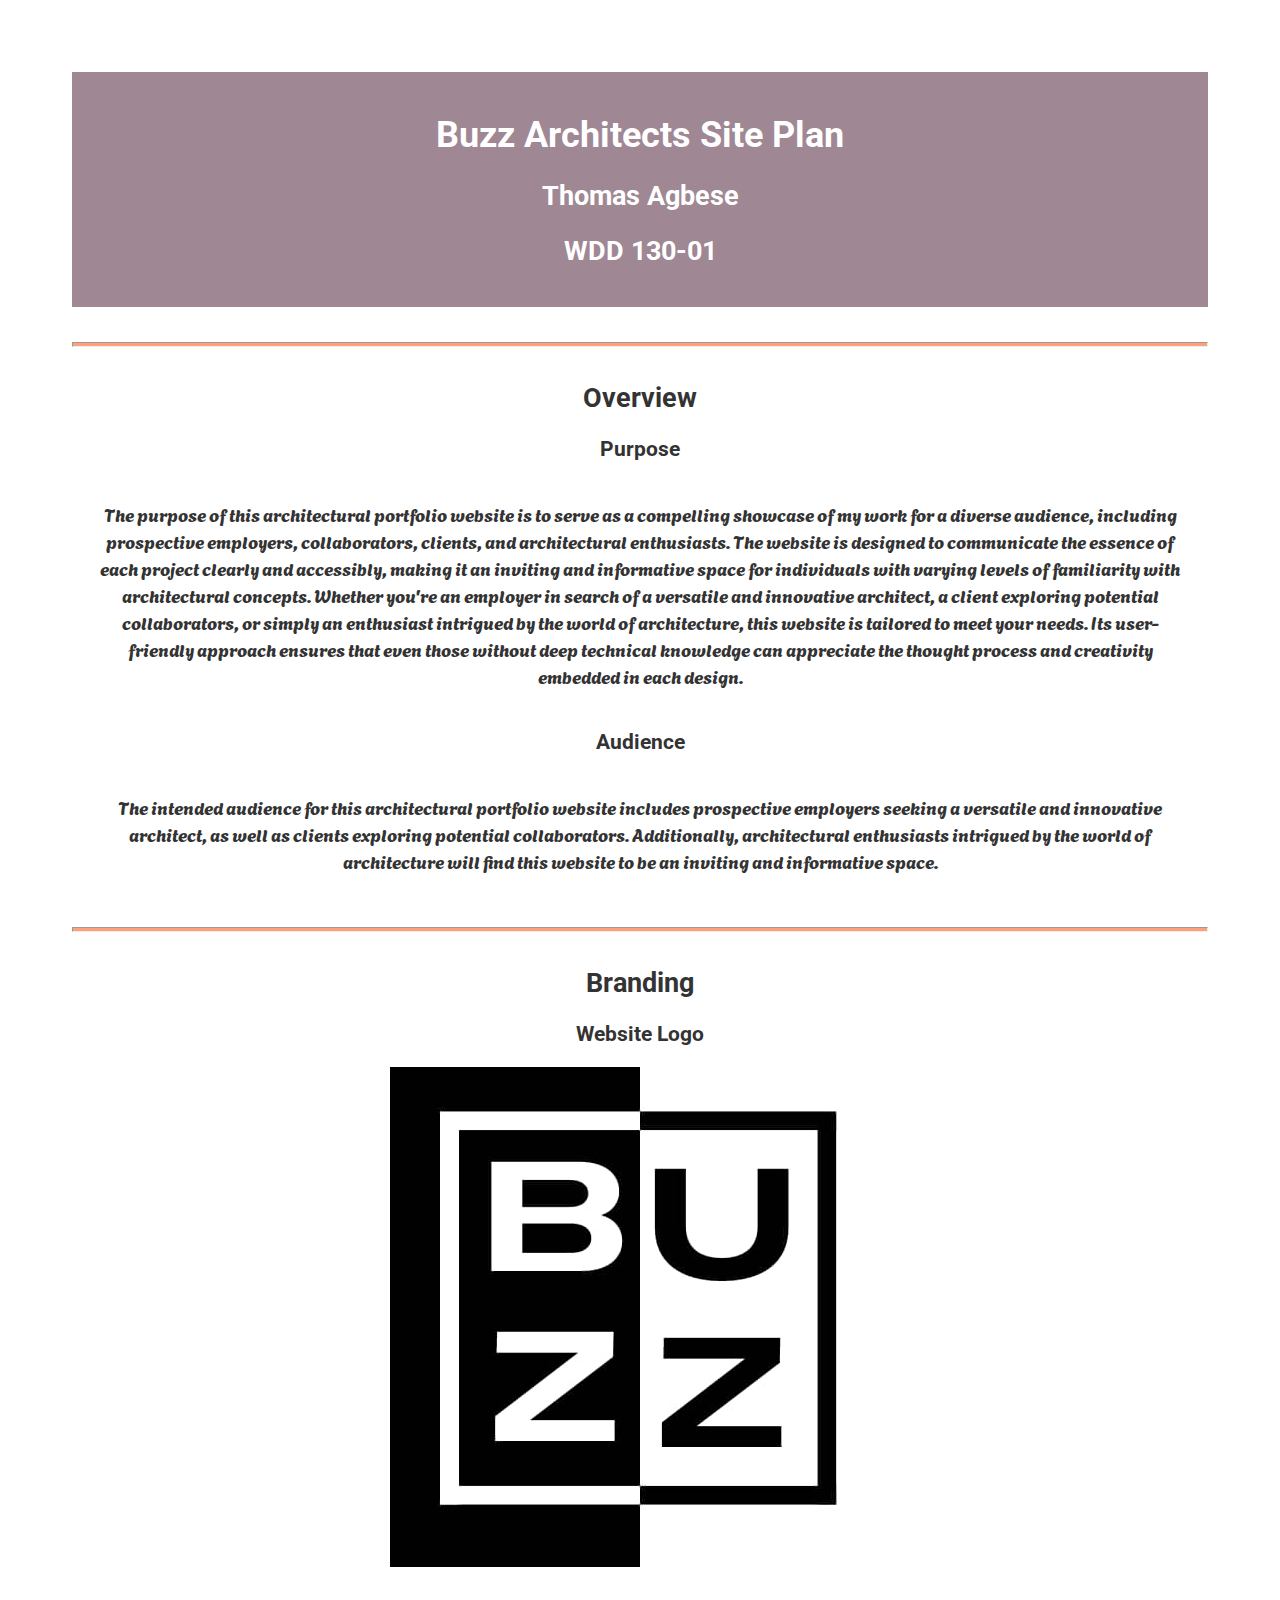
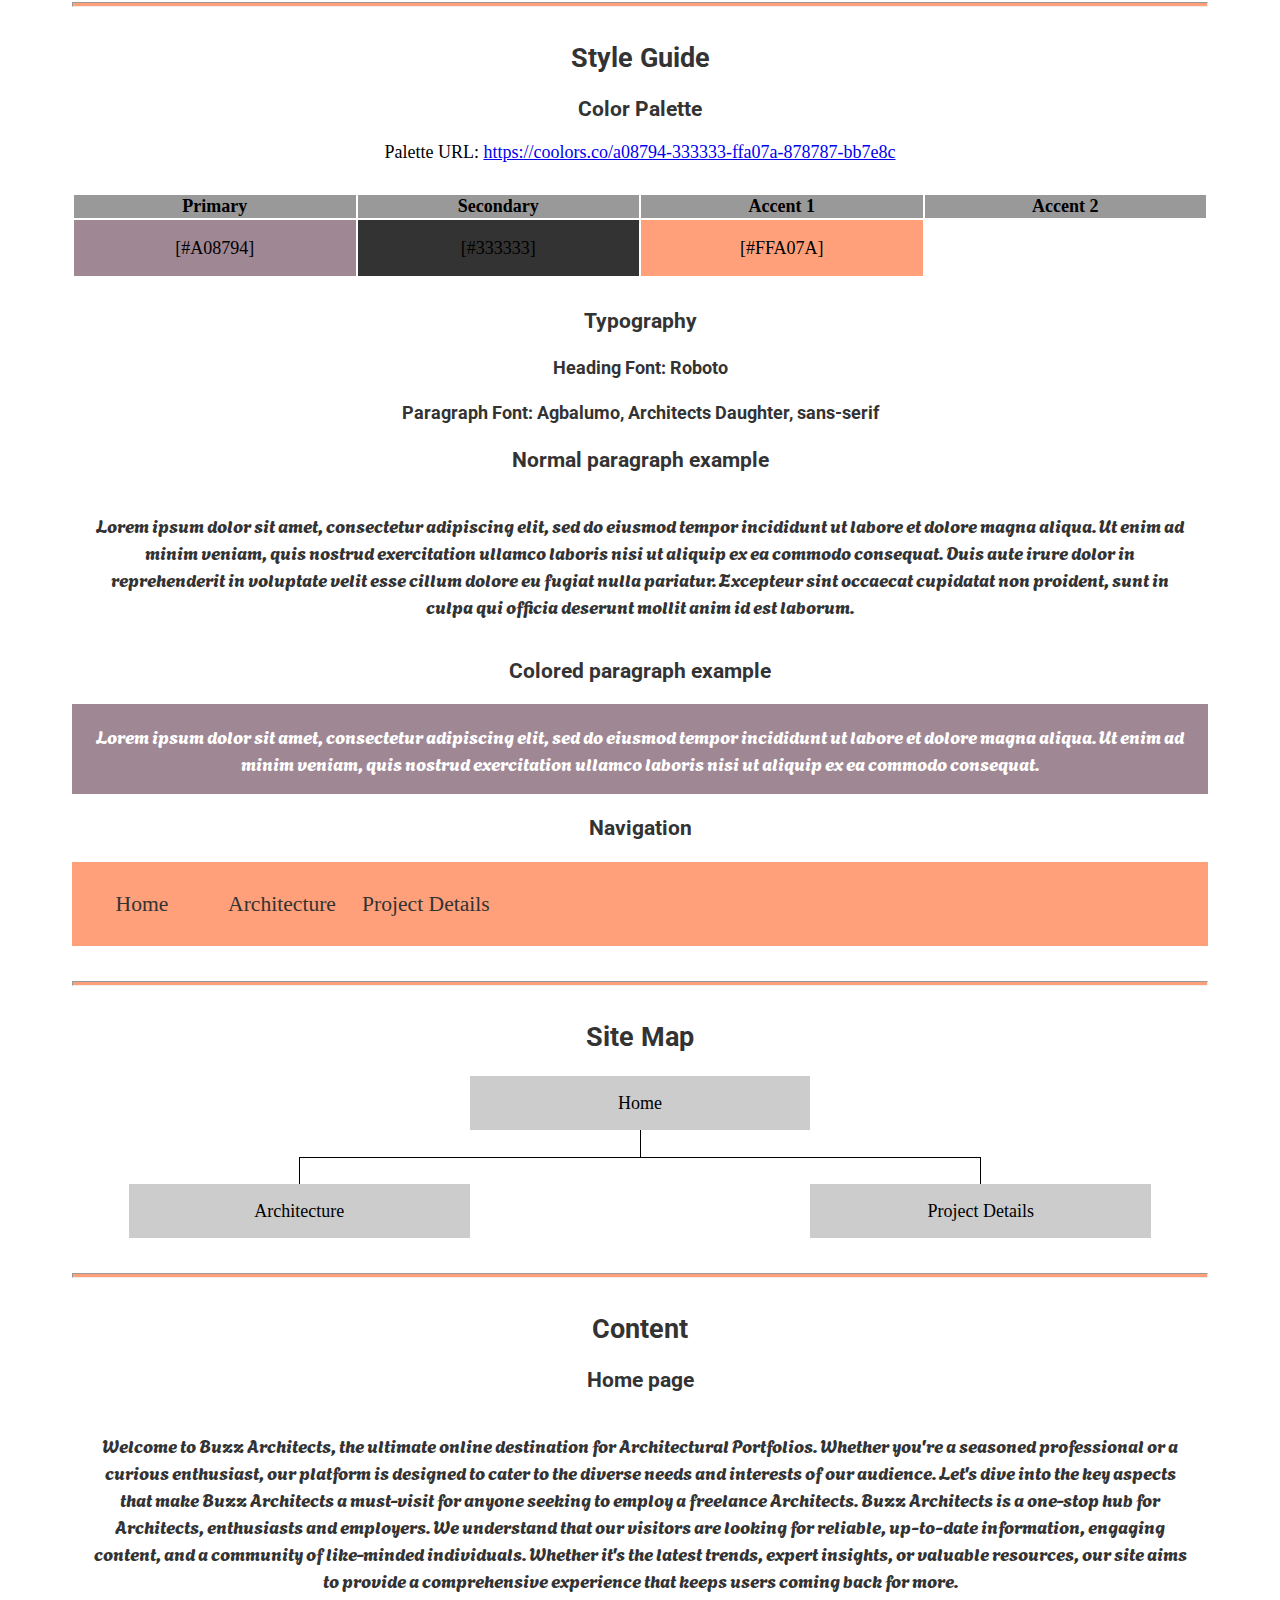
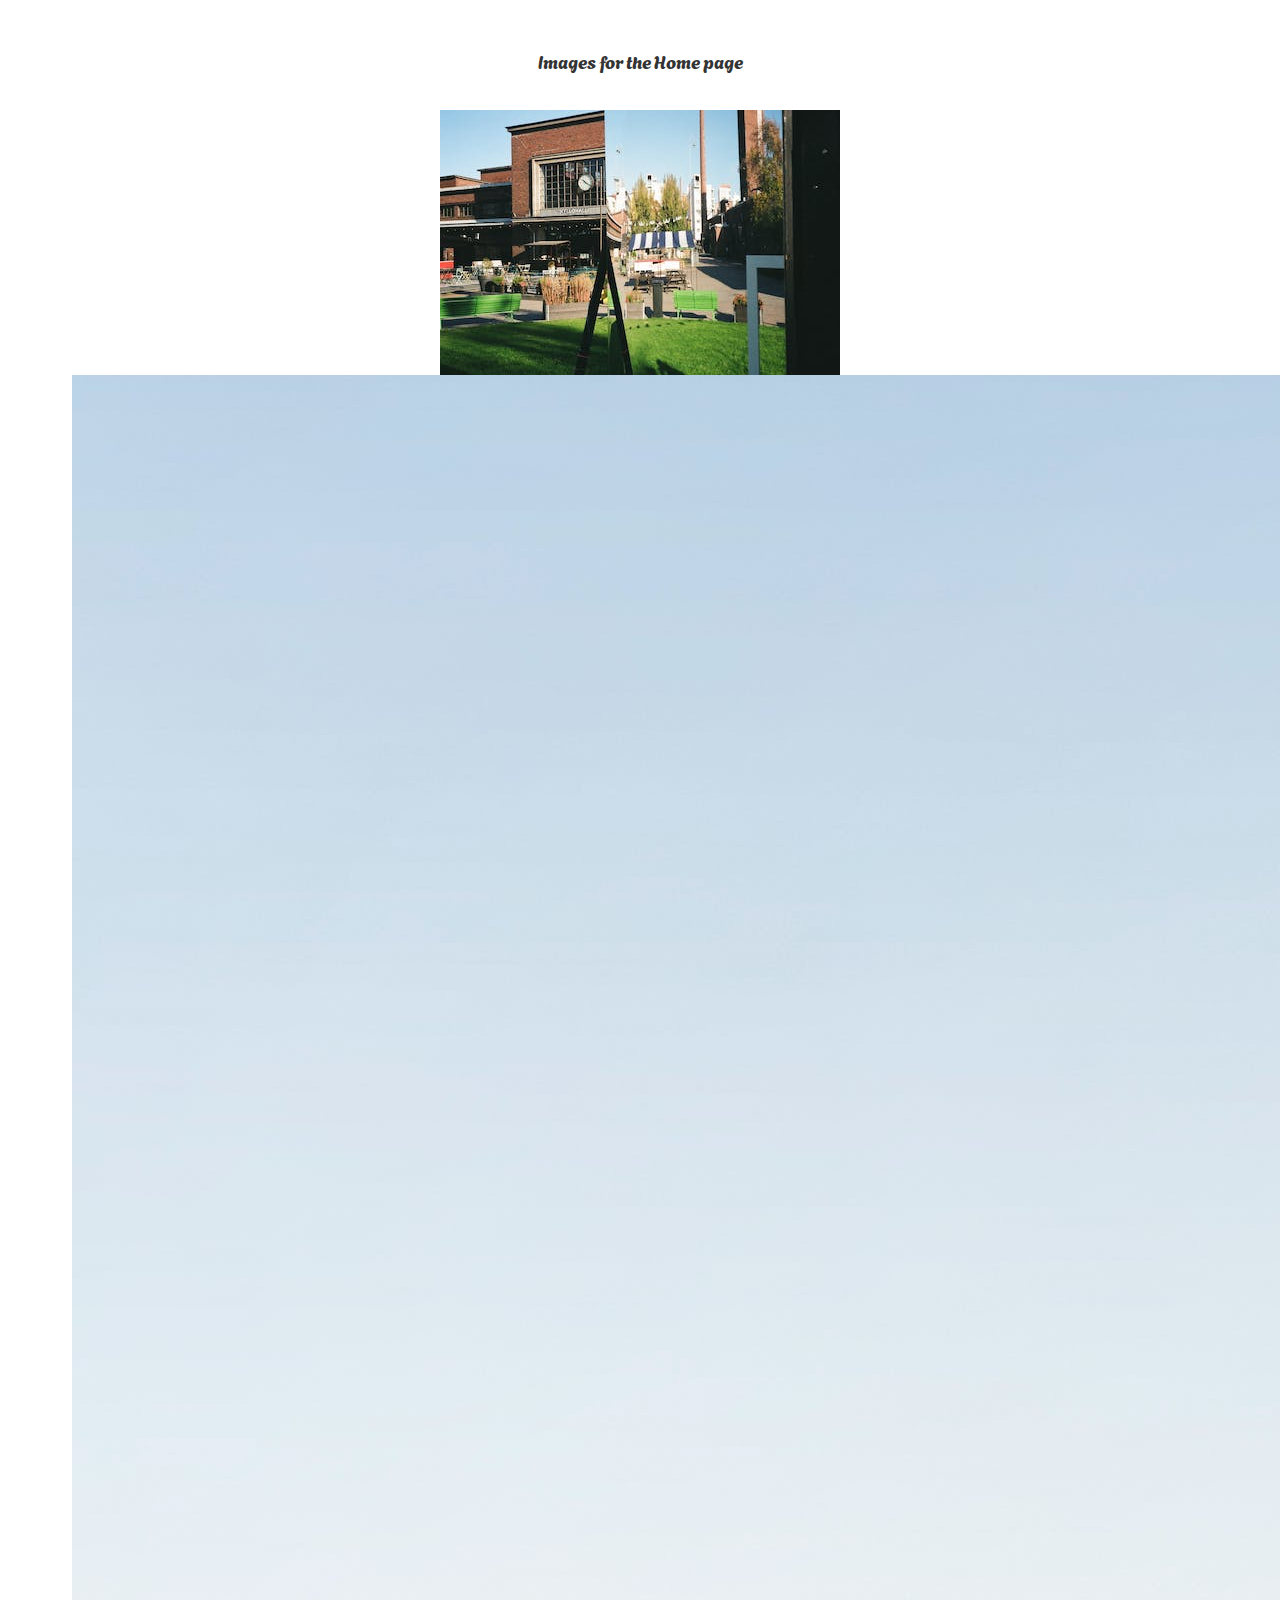
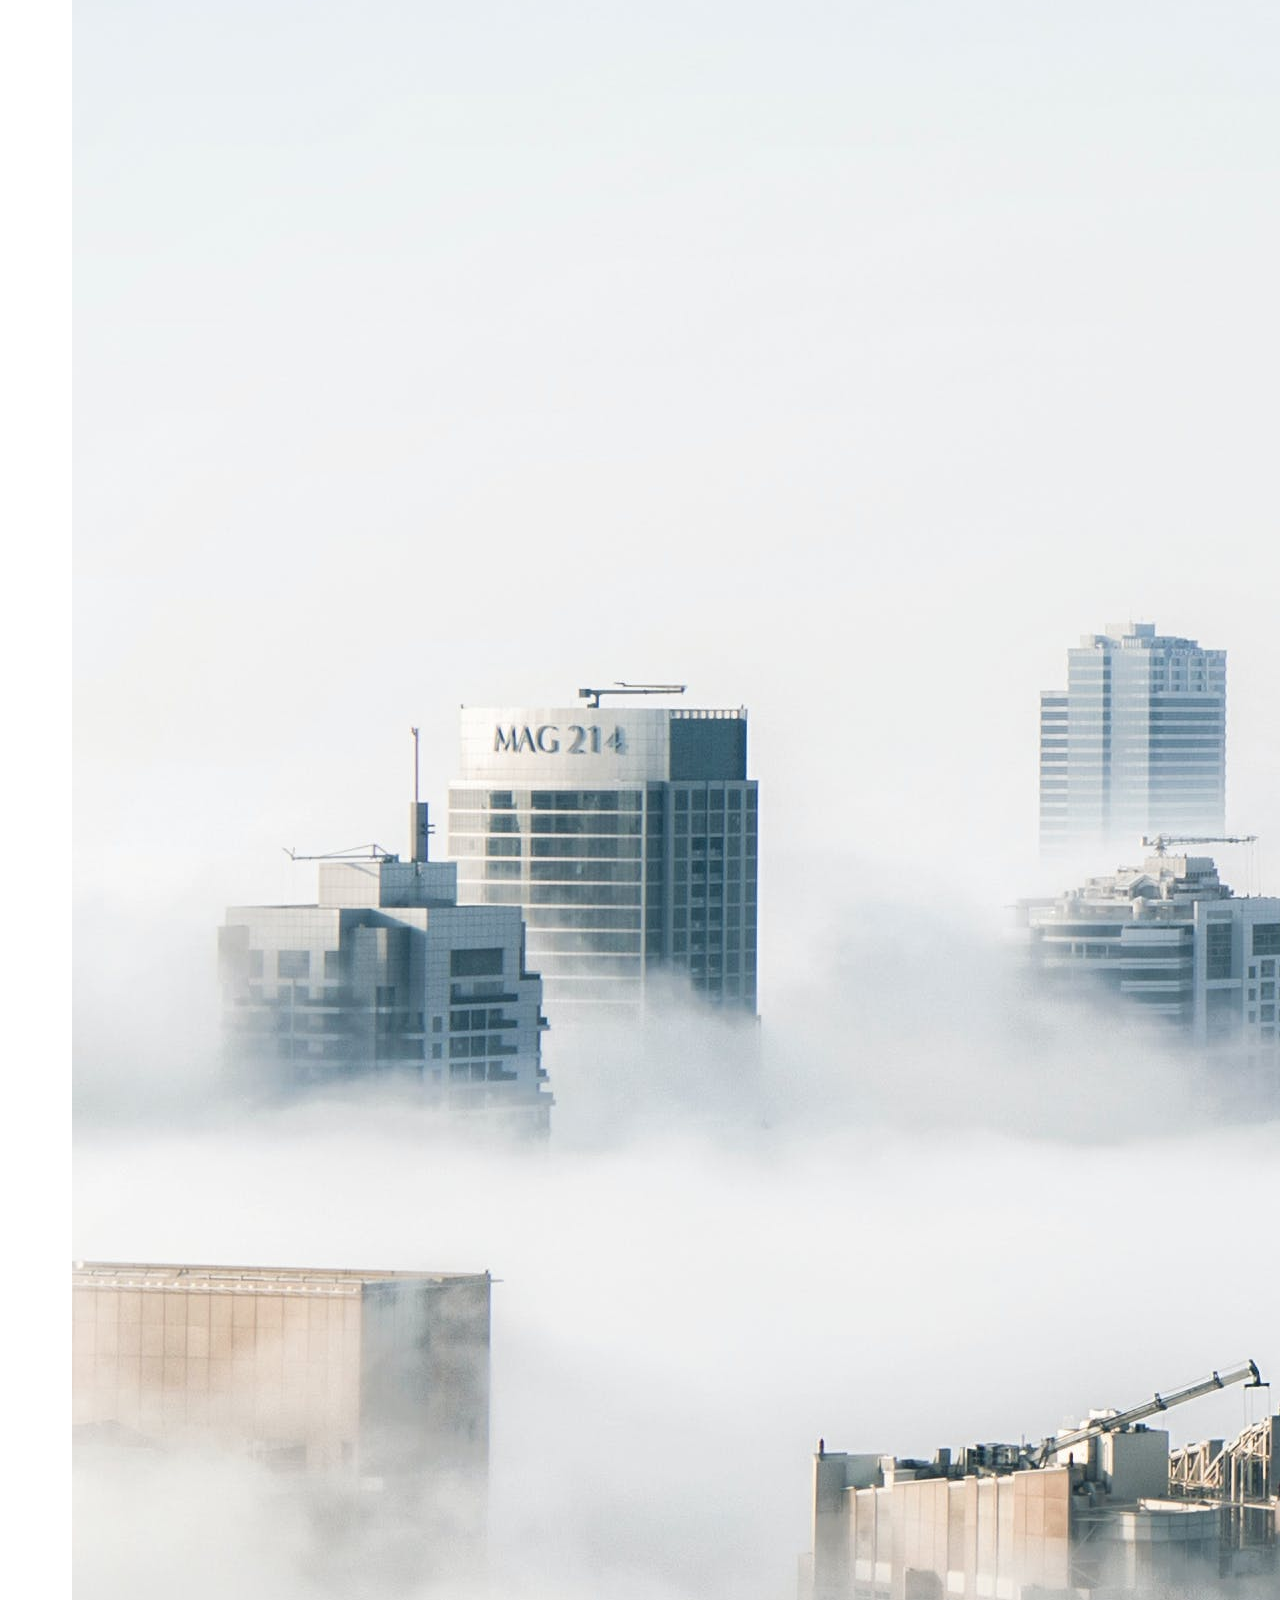
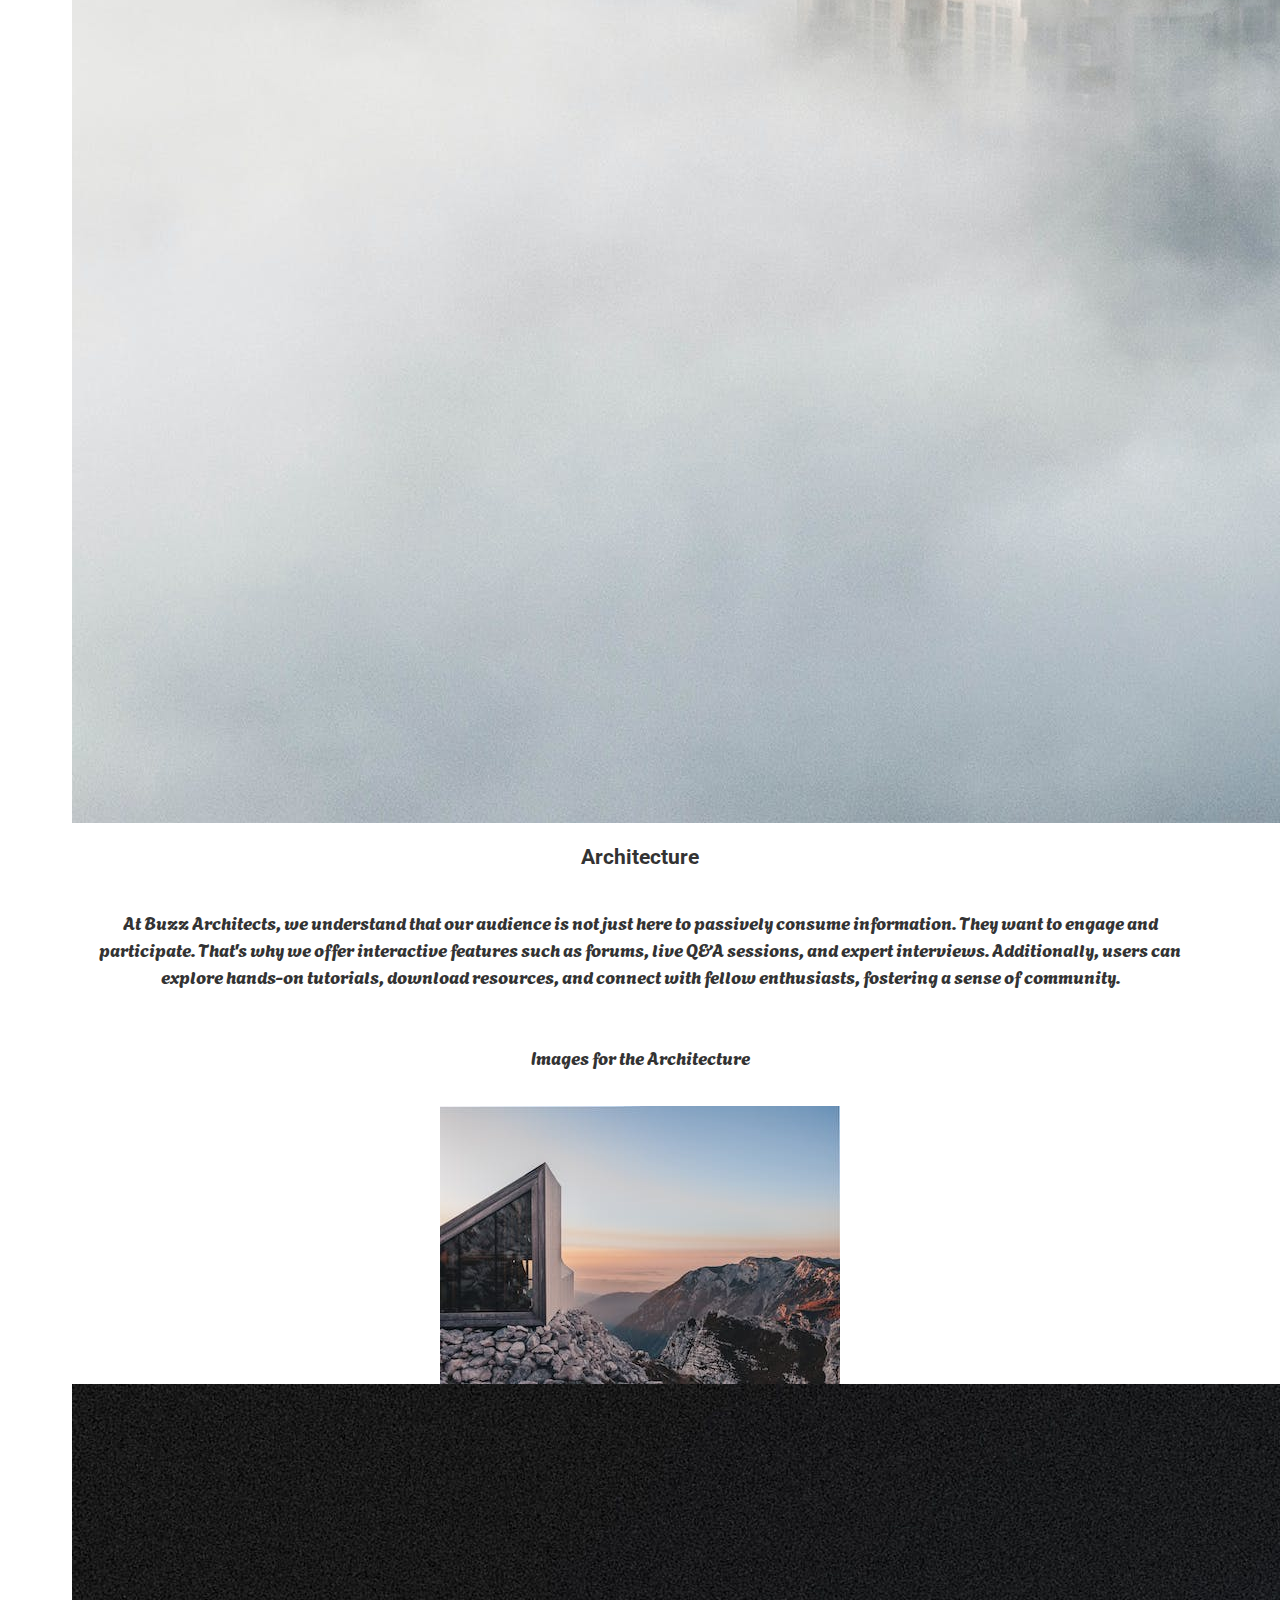
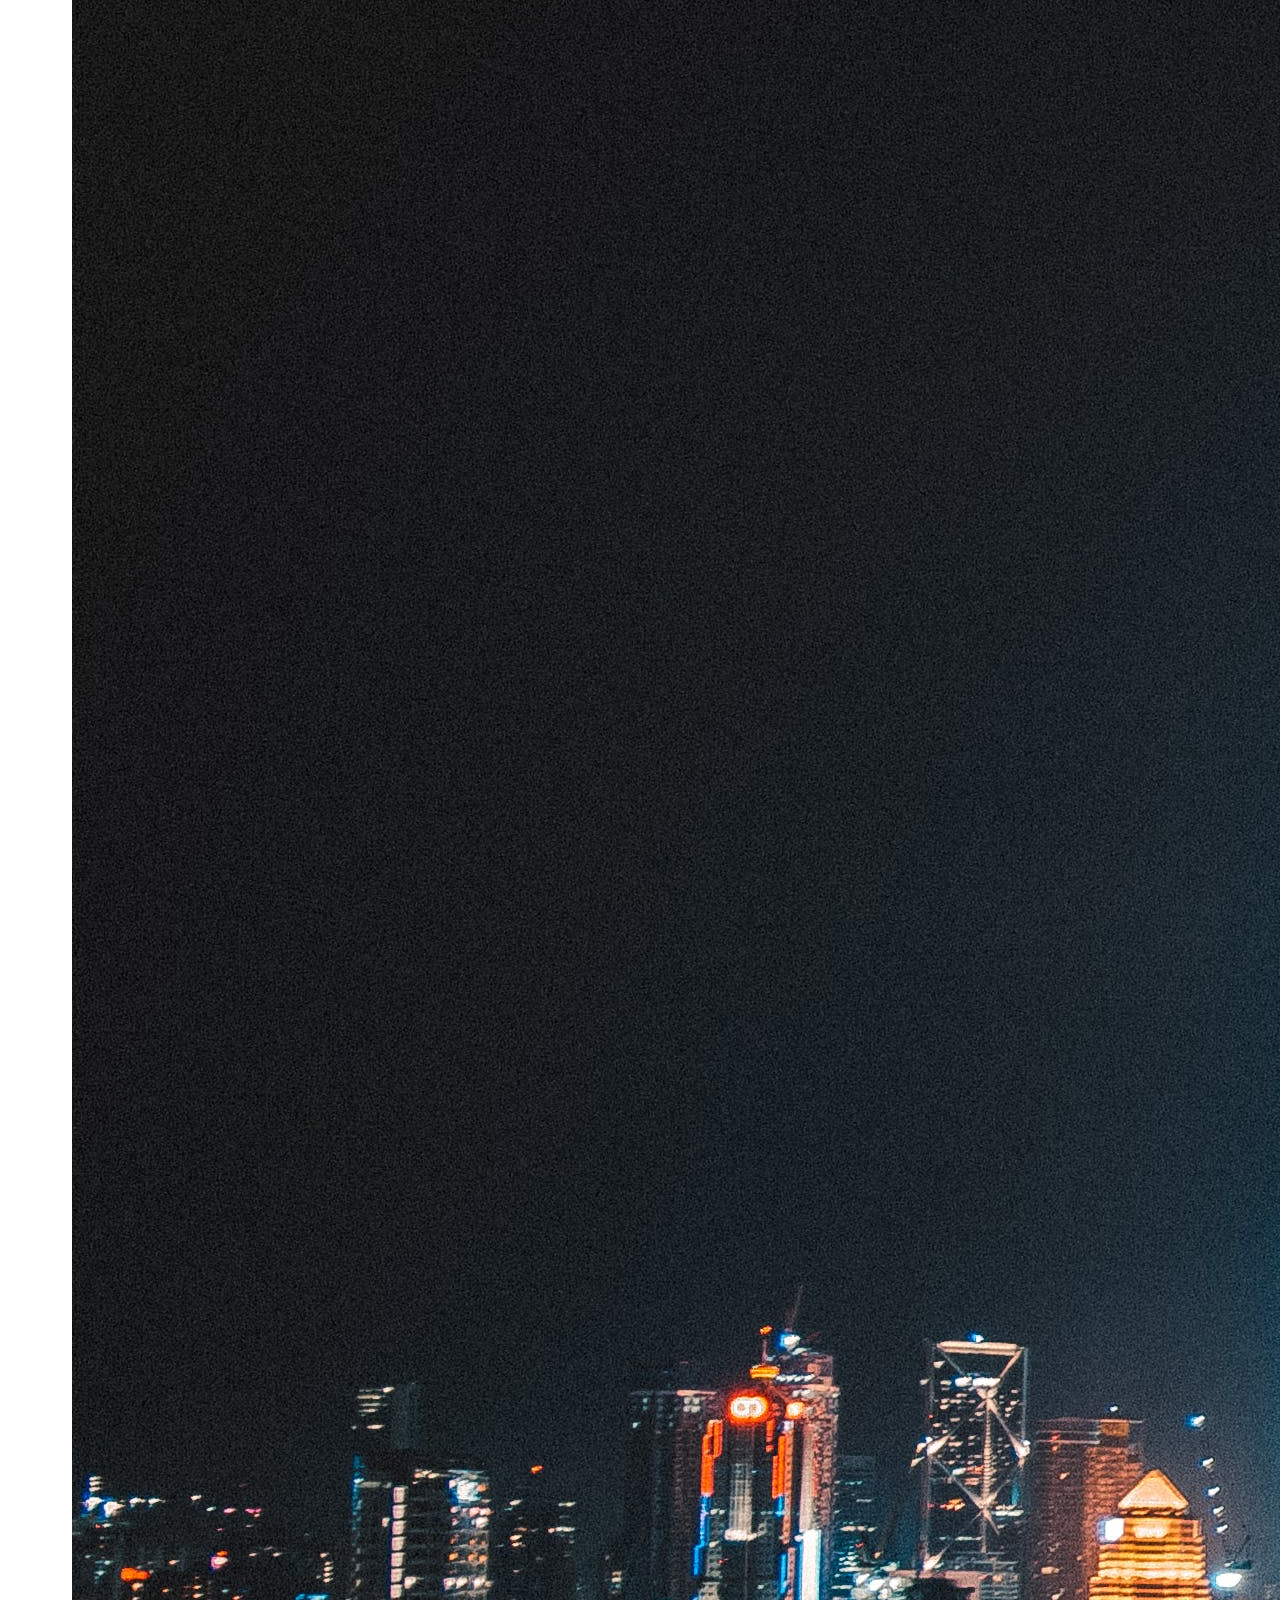
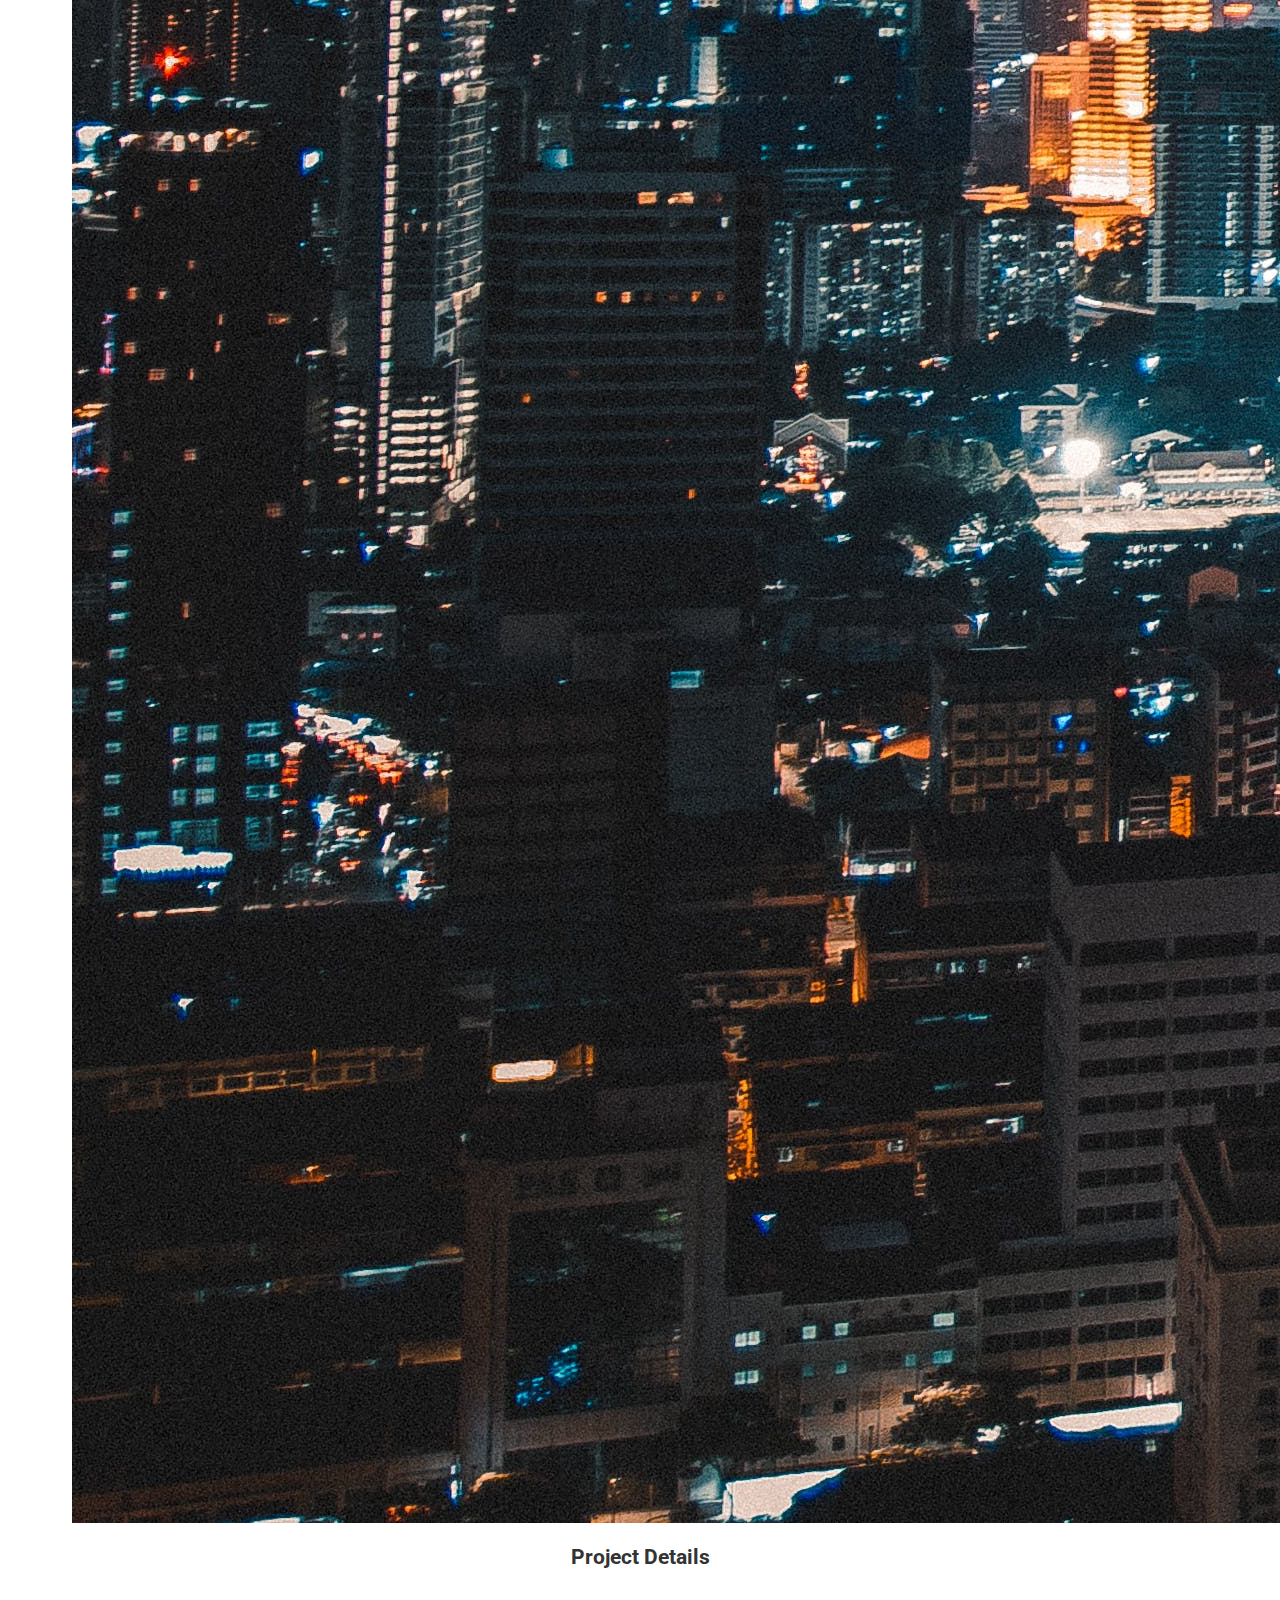
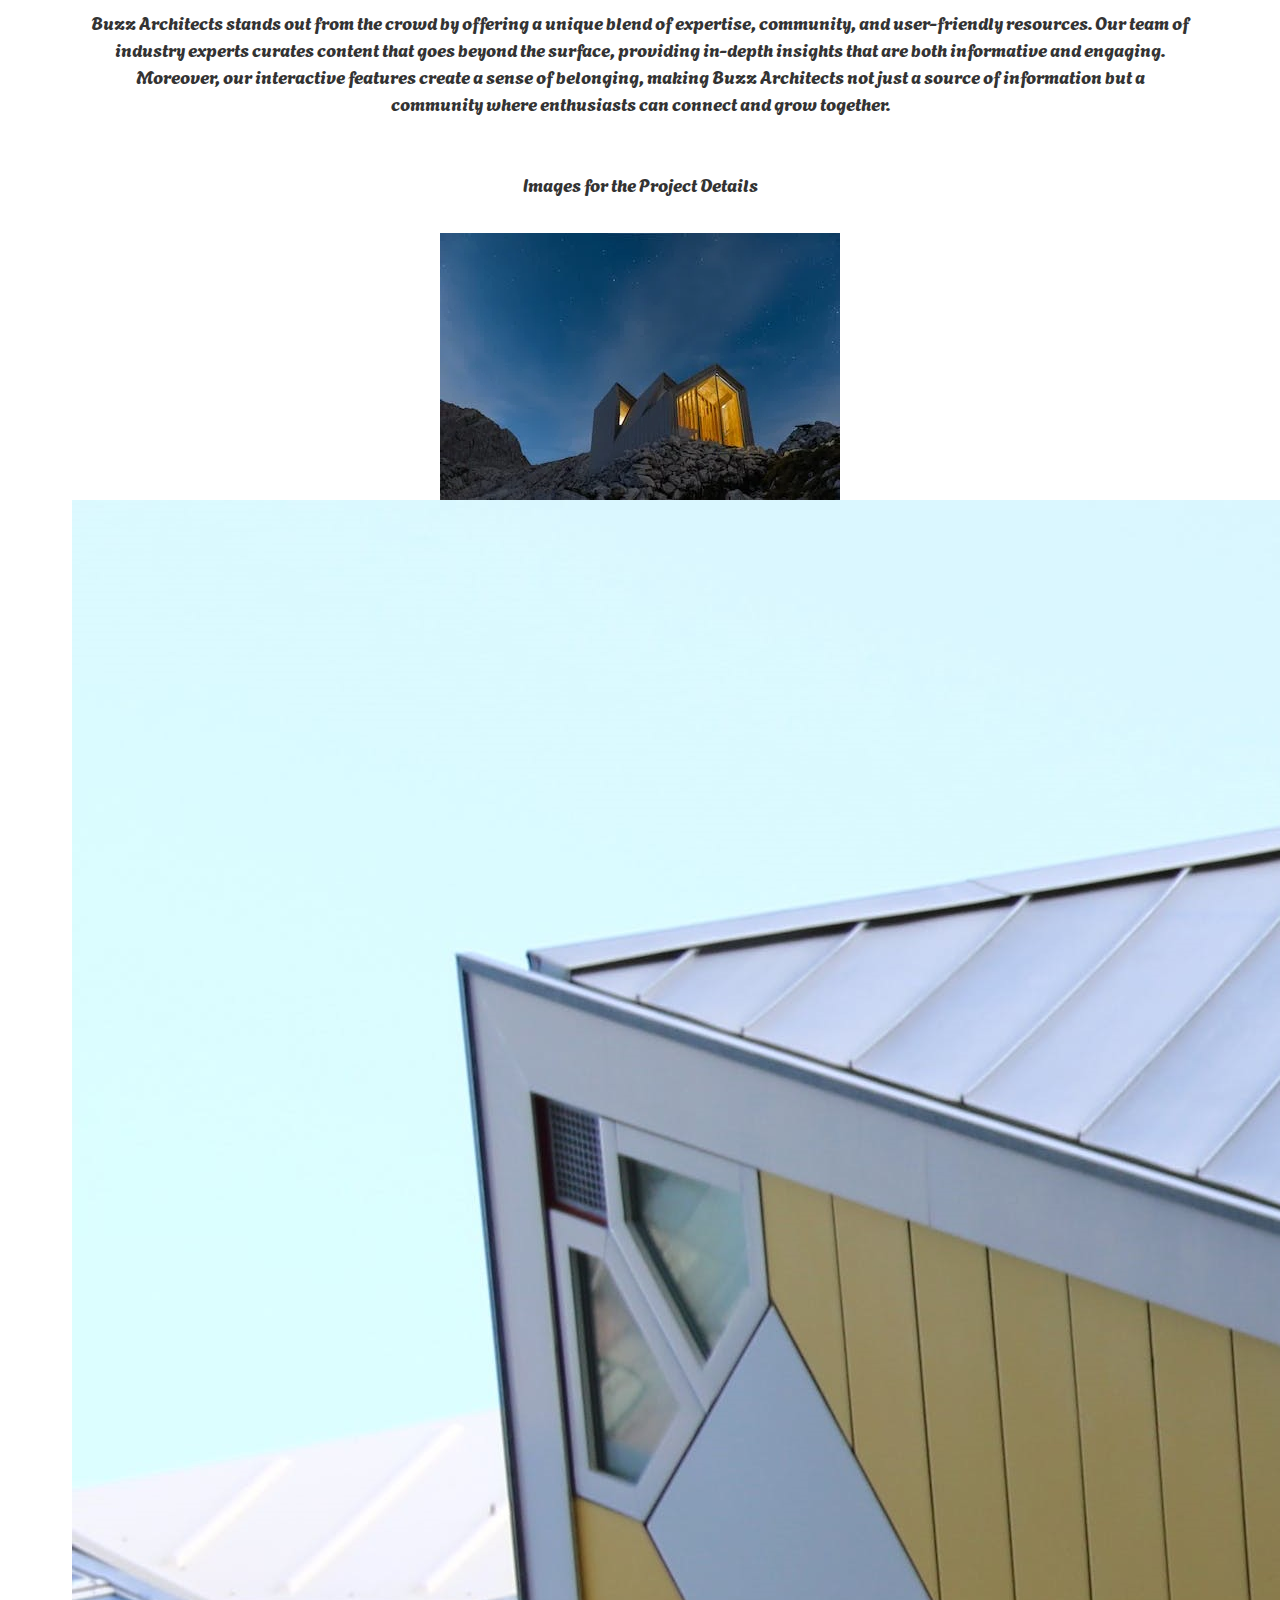
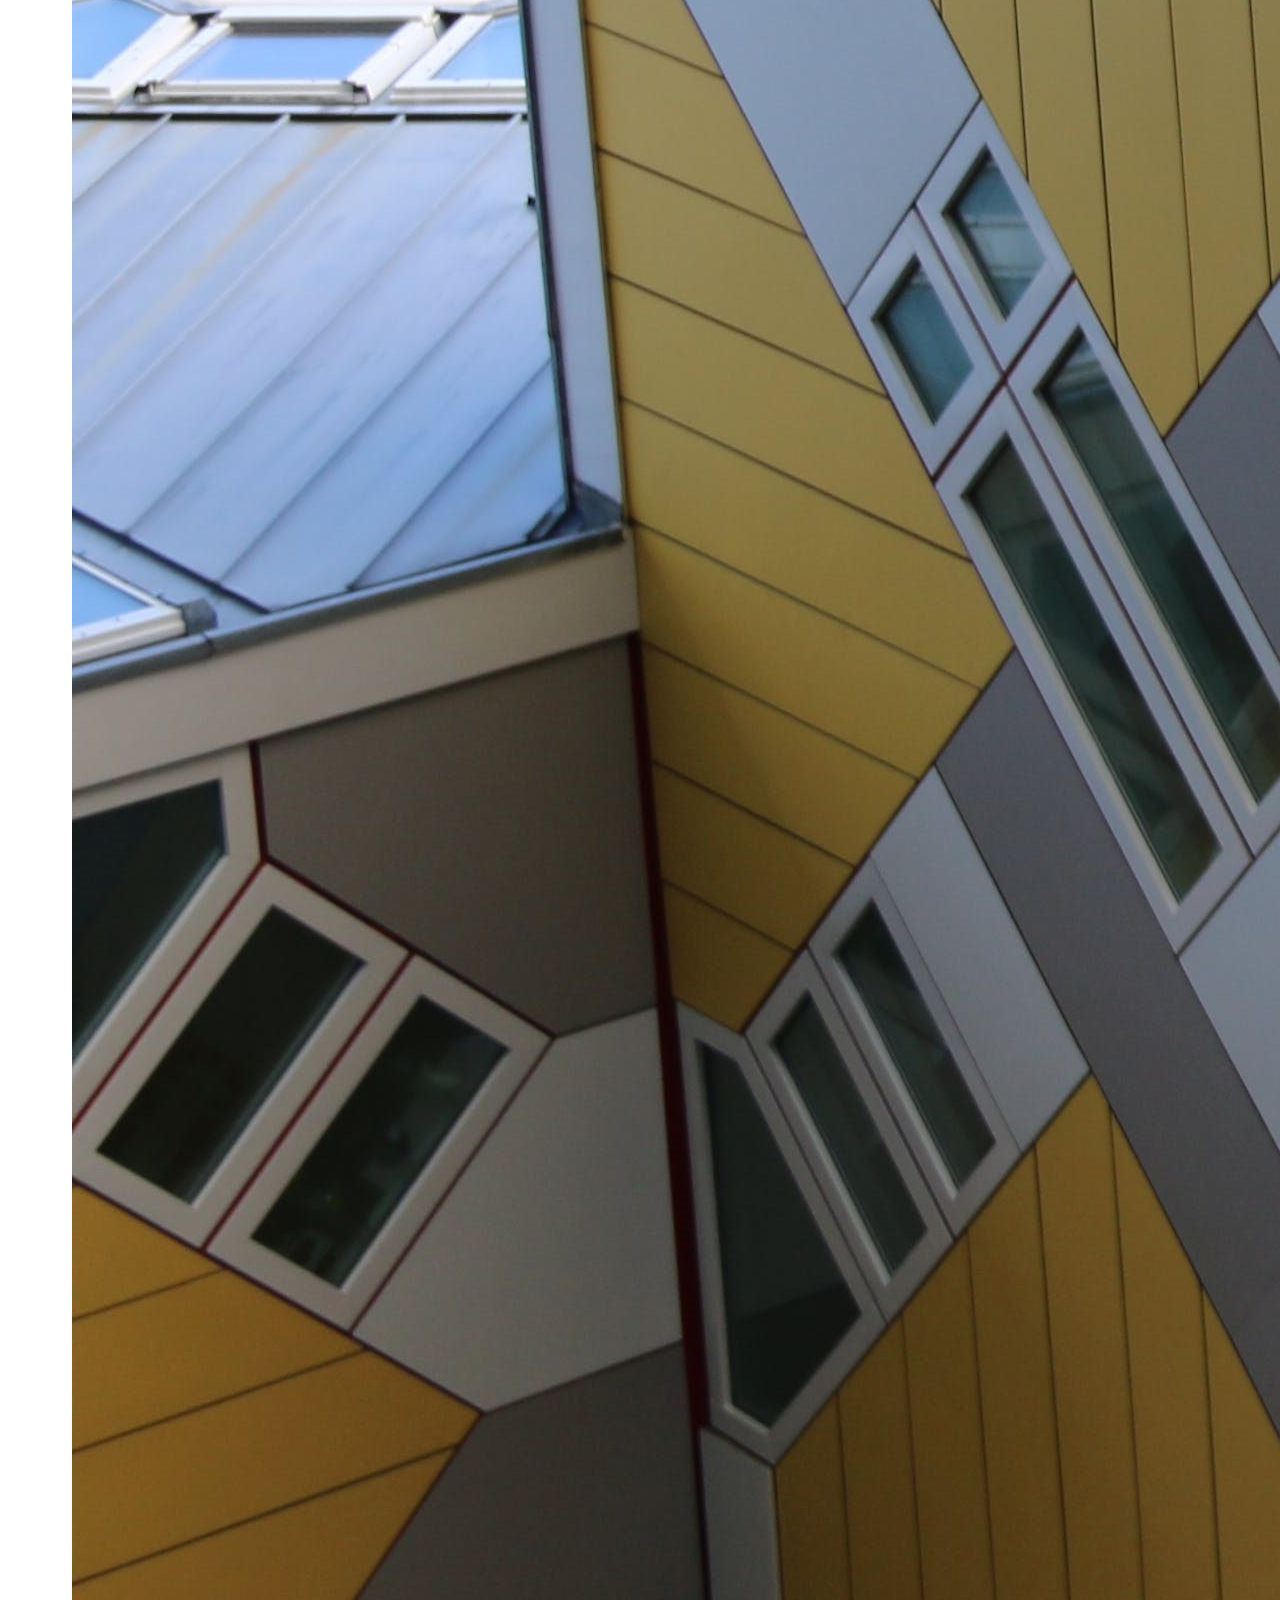
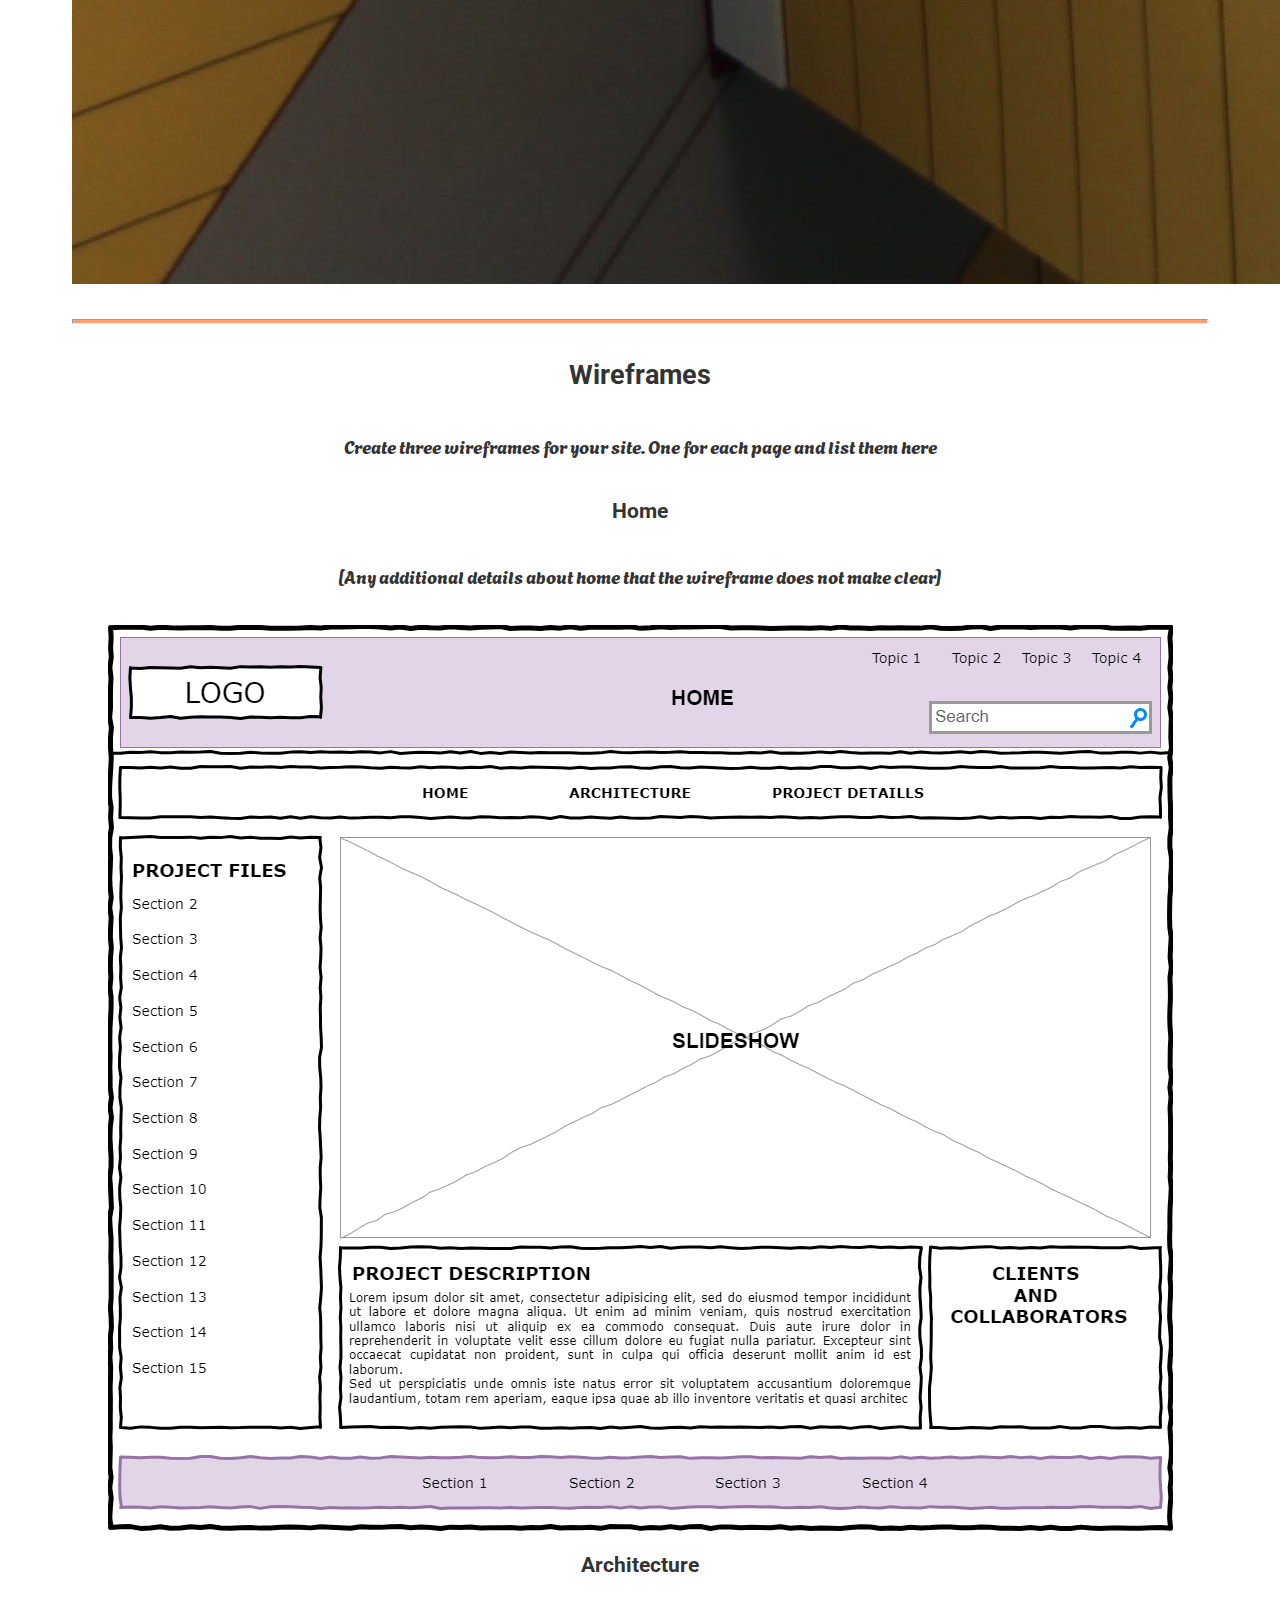
<file: pp_site/site-plan.html>
<!DOCTYPE html>
<html lang="en-us">
    
  <head>
    <meta charset="utf-8">
    <title>Site Plan</title>
    <link type="text/css" rel="stylesheet" href="styles/site-plan.css">
  </head>

  <body>
    <header>
      <h1>Buzz Architects Site Plan</h1>
      <h2>Thomas Agbese</h2>
      <h2>WDD 130-01</h2>
      <!-- In the header above, add the name or your site, your name and class number. For example if you are in section 3 you would put WDD 130.03 -->
    </header>
    <main>

      <!-- ------------------------Steps 2-3------------------------------ -->
      <hr>
      <h2>Overview</h2>
      <h3>Purpose</h3>
      <p>The purpose of this architectural portfolio website is to serve as a compelling showcase of my work for a diverse audience, including prospective employers, collaborators, clients, and architectural enthusiasts.
         The website is designed to communicate the essence of each project clearly and accessibly, making it an inviting and informative space for individuals with varying levels of familiarity with architectural concepts.
          Whether you're an employer in search of a versatile and innovative architect, a client exploring potential collaborators, or simply an enthusiast intrigued by the world of architecture, this website is tailored to meet your needs.
           Its user-friendly approach ensures that even those without deep technical knowledge can appreciate the thought process and creativity embedded in each design.</p>  <!-- change this -->


      <h3>Audience</h3>
      <p>The intended audience for this architectural portfolio website includes prospective employers seeking a versatile and innovative architect, as well as clients exploring potential collaborators.
         Additionally, architectural enthusiasts intrigued by the world of architecture will find this website to be an inviting and informative space.



      </p>  <!-- change this -->

      <hr>
      <h2>Branding</h2>
      <h3>Website Logo</h3>
      <!-- Replace this with some sort of logo for your site.  A logo can be as simple as the name of your site in a nice font :) -->
      <img id="logo" src="images/logo.jpg" alt="buzz Logo image">
      <hr>
      <h2>
        Style Guide
      </h2>

      <!-- ------------------------Steps 4-8------------------------------ -->

      <h3>
        Color Palette
      </h3>
      <!--  The colors you choose for a website are one of the most important decisions you will make. Follow the instructions on the activity in iLearn then return and replace the color codes below with the hex color codes (the 6 digit numbers that show at the bottom of each color) for the colors you have chosen below.  You should have at least 2 colors but do not have to fill in all 4 if you do not need them.  -->

      <!-- Copy and paste the URL to your finished palette below Make sure to paste it into both spots -->
      Palette URL: <a href="https://coolors.co/a08794-333333-ffa07a-878787-bb7e8c" target="_blank">https://coolors.co/a08794-333333-ffa07a-878787-bb7e8c</a>


      <table class="colors">
        <tr><th>Primary</th><th>Secondary</th><th>Accent 1</th><th>Accent 2</th></tr>
        <!-- Replace the numbers in the boxes below with your hex color codes. Then switch to the site-plan.css file and change your colors there as well. -->
        <tr><td class="primary">[#A08794]</td><td class="secondary">[#333333]</td><td class="accent1">[#FFA07A]</td><td class="accent2"></td></tr>
      </table>

      <!-- ------------------------Step 9------------------------------ -->

      <h3>
        Typography
      </h3>
      <!-- Choose a font for your paragraphs (body copy) and headlines. What font(s) have you chosen? Why did you choose what you did?  Make sure to review the list of web safe fonts at W3Schools.org as a starting point.  Think also about which of your colors above you might use for background and font colors. -->

      <h4>
        Heading Font: Roboto  <!-- change this -->
      </h4>
      <h4>
        Paragraph Font: Agbalumo, Architects Daughter, sans-serif  <!-- change this -->
      </h4>
      <h3>
        Normal paragraph example
      </h3>
      <p>
        Lorem ipsum dolor sit amet, consectetur adipiscing elit, sed do eiusmod tempor incididunt ut labore et dolore magna aliqua. Ut enim ad minim veniam, quis nostrud exercitation ullamco laboris nisi ut aliquip ex ea commodo consequat. Duis aute irure dolor in reprehenderit in voluptate velit esse cillum dolore eu fugiat nulla pariatur. Excepteur sint occaecat cupidatat non proident, sunt in culpa qui officia deserunt mollit anim id est laborum.
      </p>
      <h3>
        Colored paragraph example
      </h3>
      <p class="colored">
        Lorem ipsum dolor sit amet, consectetur adipiscing elit, sed do eiusmod tempor incididunt ut labore et dolore magna aliqua. Ut enim ad minim veniam, quis nostrud exercitation ullamco laboris nisi ut aliquip ex ea commodo consequat. 
      </p>

      <!-- ------------------------Step 10------------------------------ -->

      <h3>
        Navigation
      </h3>
      <!-- Think about how you want your navigation bar to look. In the site-plan.css file change the colors to your colors to get the look you desire. --> 
      <nav>
        <a href="#">Home</a>
        <a href="#">Architecture</a>
        <a href="#">Project Details</a>
      </nav>
      <hr>
      <h2>
        Site Map
      </h2>
      <div class="sitemap">
        <div class="sm-home">
          Home
        </div>
        <div class="sm-page2">
          Architecture <!-- change this -->
        </div>
        <div class="sm-page3">
          Project Details  <!-- change this -->
        </div>

        <div class="top">
          &nbsp;
        </div>
        <div class="left">
          &nbsp;
        </div>
        <div class="right">
          &nbsp;
        </div>

      </div>

      <!-- --------Content Section -------------- -->
      <hr>
      <h2>
        Content
      </h2>
      <h3>Home page</h3>
      <p>
        Welcome to Buzz Architects, the ultimate online destination for Architectural Portfolios. Whether you're a seasoned professional or a curious enthusiast, our platform is designed to cater to the diverse needs and interests of our audience. Let's dive into the key aspects that make Buzz Architects a must-visit for anyone seeking to employ a freelance Architects.
        Buzz Architects is a one-stop hub for Architects, enthusiasts and employers. We understand that our visitors are looking for reliable, up-to-date information, engaging content, and a community of like-minded individuals. Whether it's the latest trends, expert insights, or valuable resources, our site aims to provide a comprehensive experience that keeps users coming back for more.
      </p>
      <p>Images for the Home page</p>
        <img src="images/archi_image.jpeg" alt="image for homepage">
        <img src="images/pexels-aleksandar-pasaric-325185.jpg" alt="image for homepage">

      </ul>
      <h3>Architecture</h3>
      <p>
        At Buzz Architects, we understand that our audience is not just here to passively consume information. They want to engage and participate. That's why we offer interactive features such as forums, live Q&A sessions, and expert interviews. Additionally, users can explore hands-on tutorials, download resources, and connect with fellow enthusiasts, fostering a sense of community.
      </p>
      <p>Images for the Architecture</p>
        <img src="images/arch_photo.jpeg" alt="image for page">
        <img src="images/pexels-david-egon-2229894.jpg" alt="image for page">

      </ul>
      <h3>Project Details</h3>
      <p>
        Buzz Architects stands out from the crowd by offering a unique blend of expertise, community, and user-friendly resources. Our team of industry experts curates content that goes beyond the surface, providing in-depth insights that are both informative and engaging. Moreover, our interactive features create a sense of belonging, making Buzz Architects not just a source of information but a community where enthusiasts can connect and grow together.
      </p>
      <p>Images for the Project Details</p>
        <img src="images/arch_image.webp" alt="image for page3">
        <img src="images/pexels-karin-s-312993.jpg" alt="image for page3">

      </ul>
      <hr>
      <h2>
        Wireframes
      </h2>
      <p>
        Create three wireframes for your site. One for each page and list them here</p>

      <h3>Home</h3>
      <p>         
        [Any additional details about home that the wireframe does not make clear]
      </p>
      <img src="images/home1.drawio.png" alt="home page wireframe">

      <h3>Architecture</h3>
      <p>         
        [Any additional details about page 2 that the wireframe does not make clear]
      </p>
      <img src="images/ARCH.png" alt="Architecture wireframe">

      <h3>[Page 3]</h3>
      <p>         
        [Any additional details about page 3 that the wireframe does not make clear]
      </p>
      <img src="images/PROJECT DETAILS.drawio.png" alt="Project Details wireframe">
    </main>
  </body>

</html>
</file>
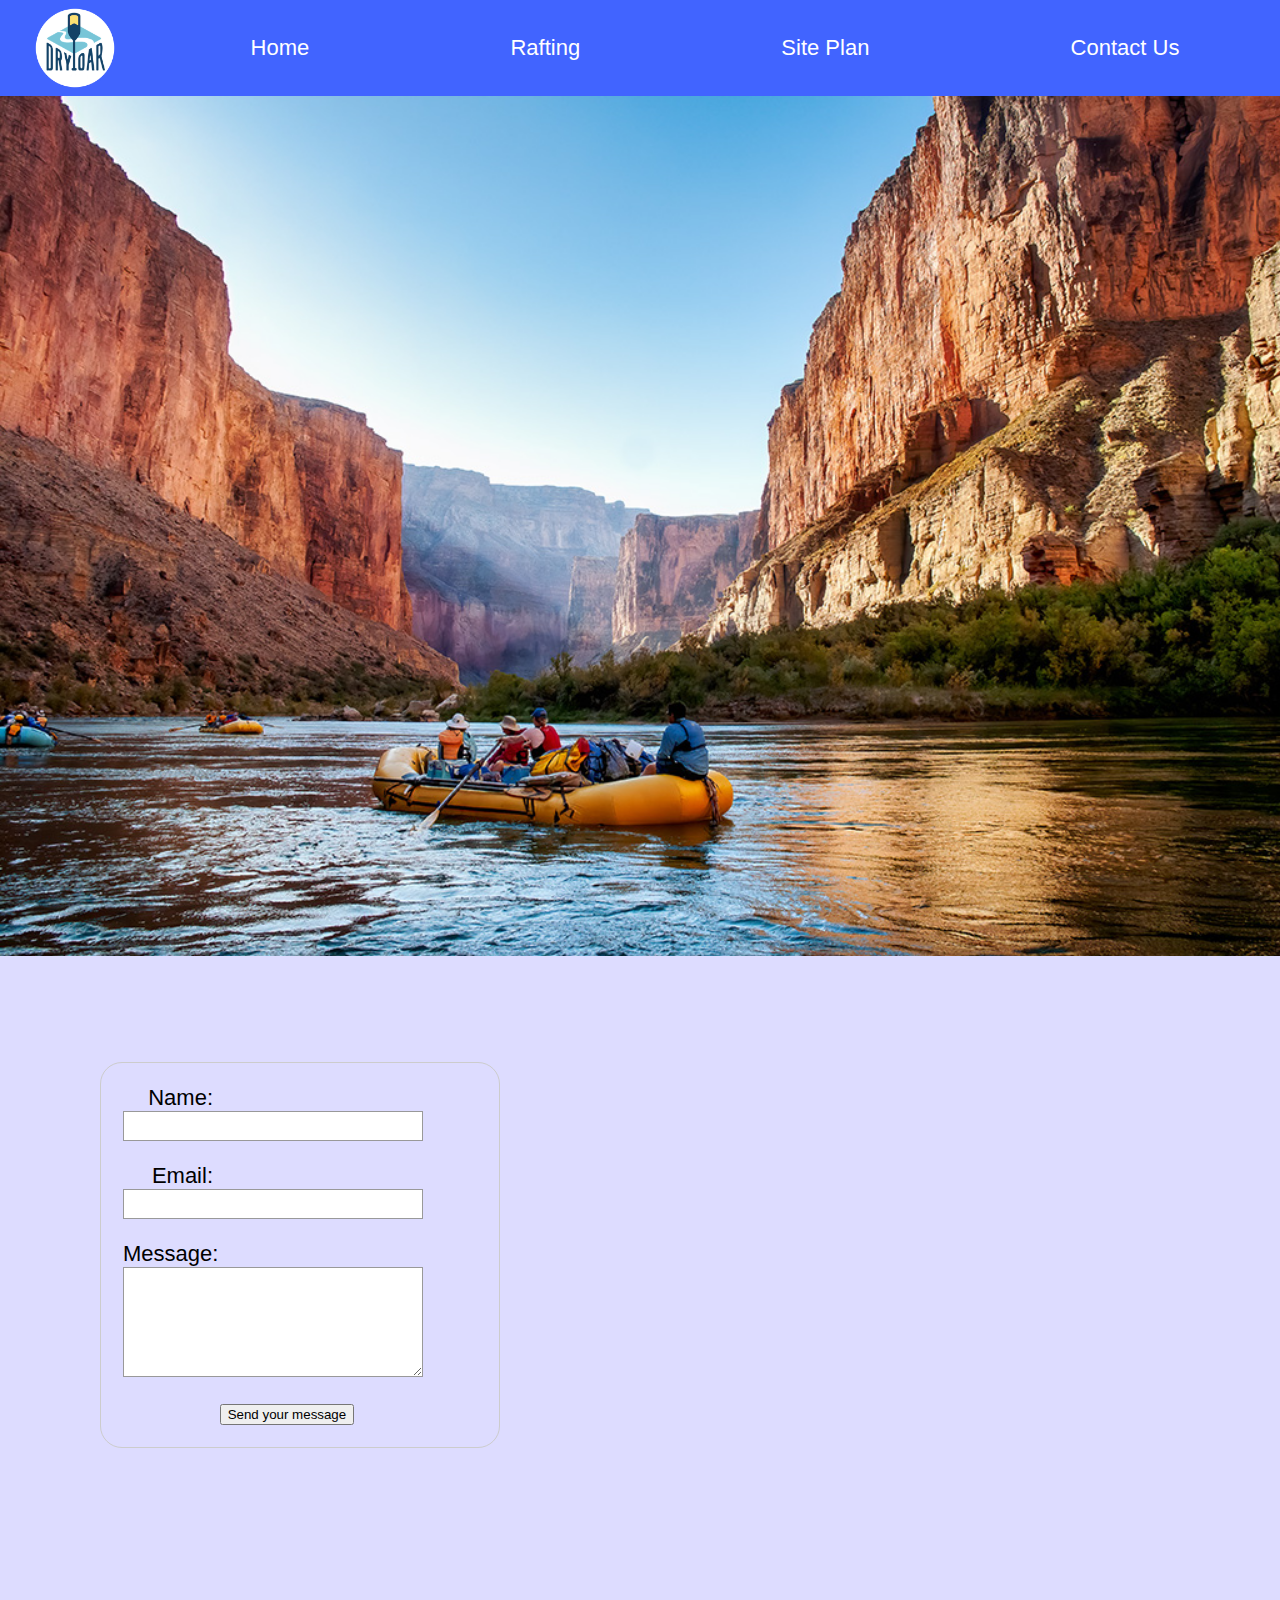
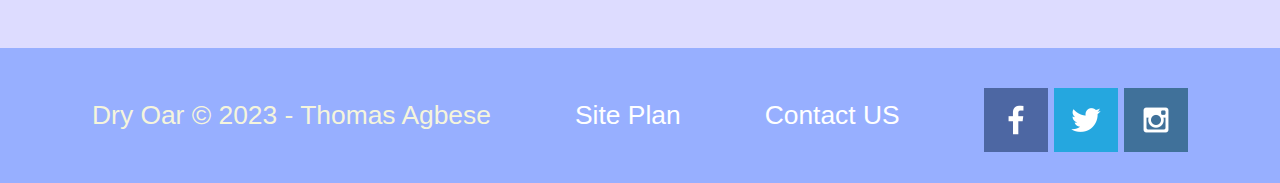
<file: wwr/contactus.html>
<!DOCTYPE html>
<html lang="en">
<head>
<link rel="stylesheet" href="styles/style.css">
    <meta charset="UTF-8">
    <meta name="viewport" content="width=device-width, initial-scale=1.0">
    <title>Contact Us</title>
</head>
<body>
<div id="content">
    <header>
        <a id="logo_link" href="index.html">
            <img class="logo" src="images/logo.png" alt="Dry Oar Logo">
        </a>
        <nav>
            <a href="index.html">Home</a>
            <a href="rafting.html">Rafting</a>
            <a href="site-plan-rafting.html">Site Plan</a>
            <a href="contactus.html">Contact Us</a>
        </nav>
    </header>
    <div id="hero">
        <div id="hero-box">
            <img id="hero-img" src="images/rafting.jpg" alt="Family enjoying white water rafting">
        </div>
        <section id="hero-msg">
        
    </div>
    <main class="home-grid">
        <div id="feedback"></div>
        <form action="/contactus.html" method="post">
            <ul>
              <li>
                <label for="name">Name:</label>
                <input type="text" id="name" name="user_name" />
              </li>
              <li>
                <label for="mail">Email:</label>
                <input type="email" id="mail" name="user_email" />
              </li>
              <li>
                <label for="msg">Message:</label>
                <textarea id="msg" name="user_message"></textarea>
              </li>
              <li class="button">
                <button type="submit">Send your message</button>
              </li>
            </ul>
          </form>
          
</main> 

<footer>
    <p>Dry Oar &copy; 2023 - Thomas Agbese</p>
    <p><a href="site-plan-rafting.html">Site Plan</a></p>
    <p><a href="contactus.html">Contact US</a></p>
    <div class="social">
        <a href="https://facebook.com" target="_blank">
            <img src="images/facebook.png" alt="fb icon">
        </a>
        <a href="https://twitter.com" target="_blank">
            <img src="images/twitter.png" alt="twitter icon">
        </a>
        <a href="https://instagram.com" target="_blank">
            <img src="images/instagram.png" alt="instagram icon">
        </a>
    </div>
</footer>
</div>
<script>
    // get the feedback div element so we can do something with it.
    const feedbackElement = document.getElementById('feedback');
    // get the form so we can read what was entered in it.
    const formElement = document.forms[0];
    // add a 'listener' to wait for a submission of our form. When that happens run the code below.
    formElement.addEventListener('submit', function(e) {
        // stop the form from doing the default action.
        e.preventDefault();
        // set the contents of our feedback element to a message letting the user know the form was submitted successfully. Notice that we pull the name that was entered in the form to personalize the message!
        feedbackElement.innerHTML = 'Hello '+ formElement.user_name.value +'! Thank you for your message. We will get back with you as soon as possible!';
        // make the feedback element visible.
        feedbackElement.style.display = "block";
        // add a class to move everything down so our message doesn't cover it.
        document.body.classList.toggle('moveDown');
    });
</script>
</body>
</html>
</file>
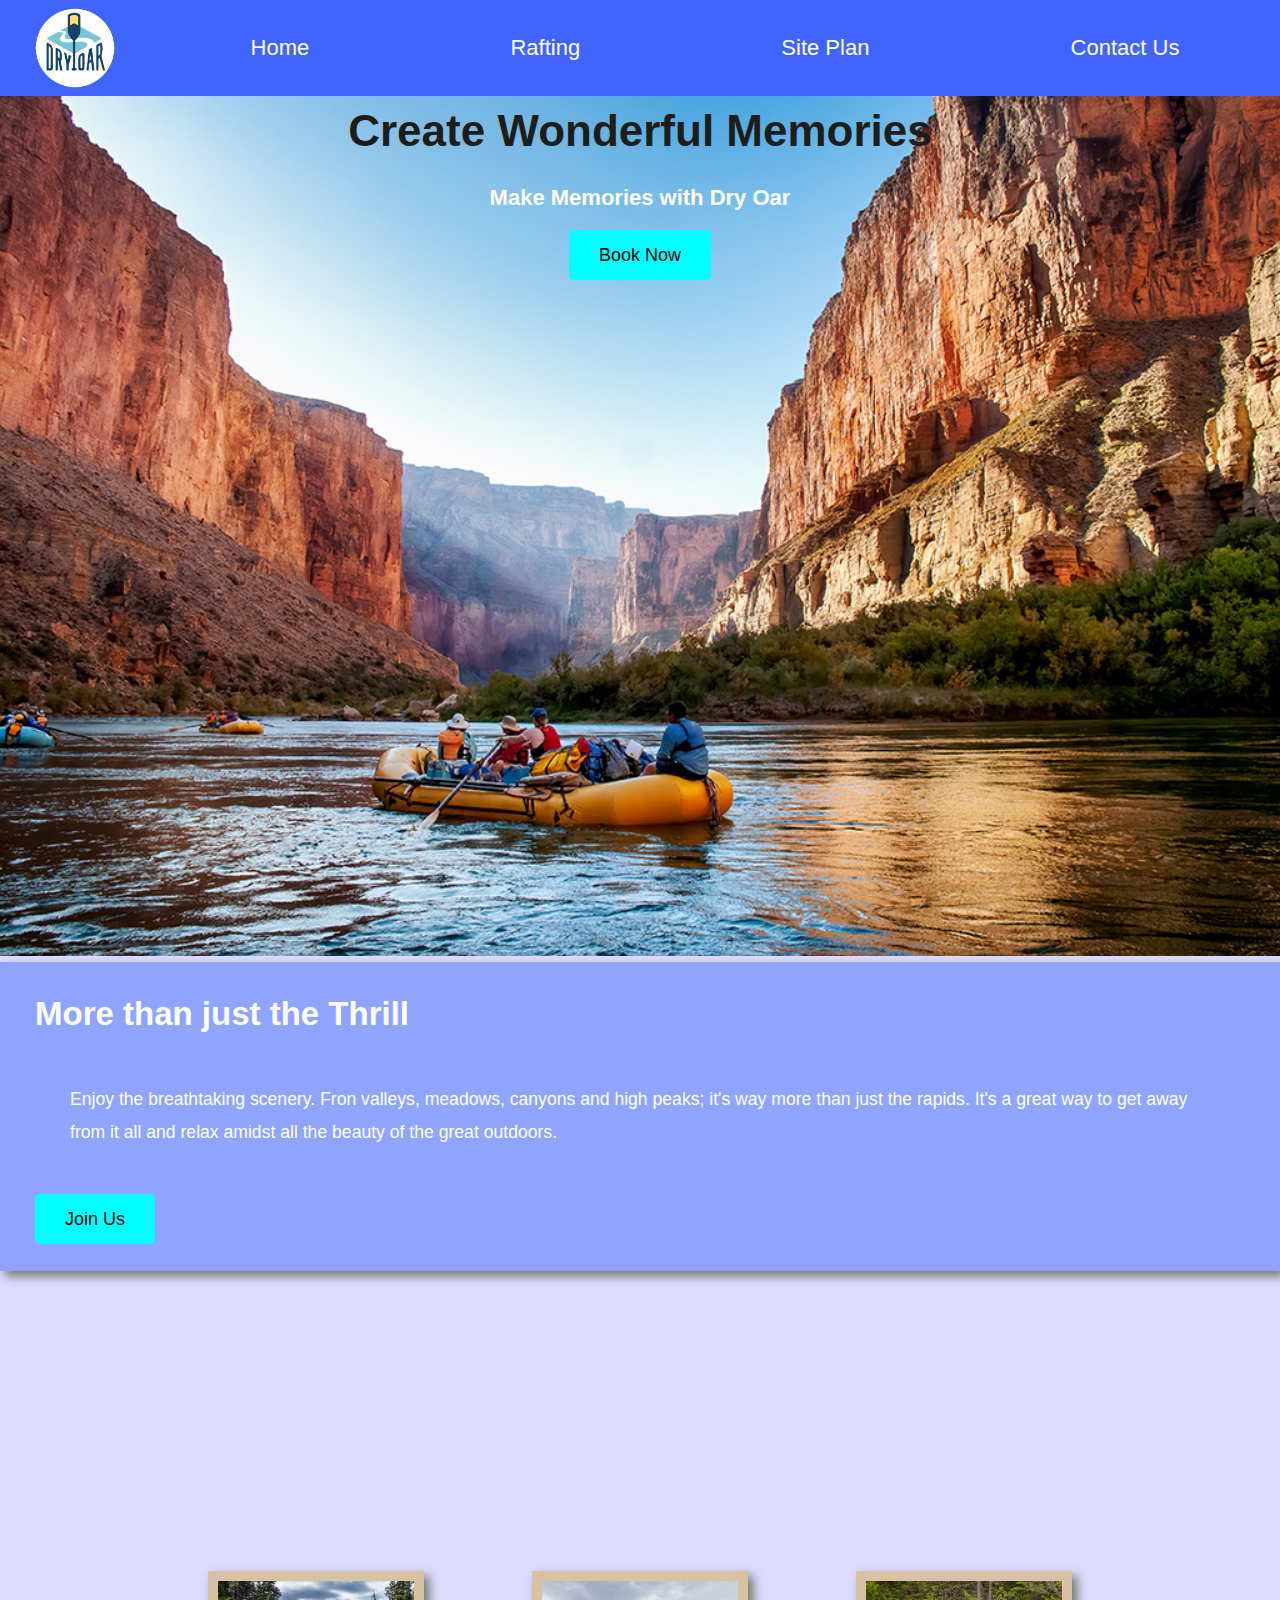
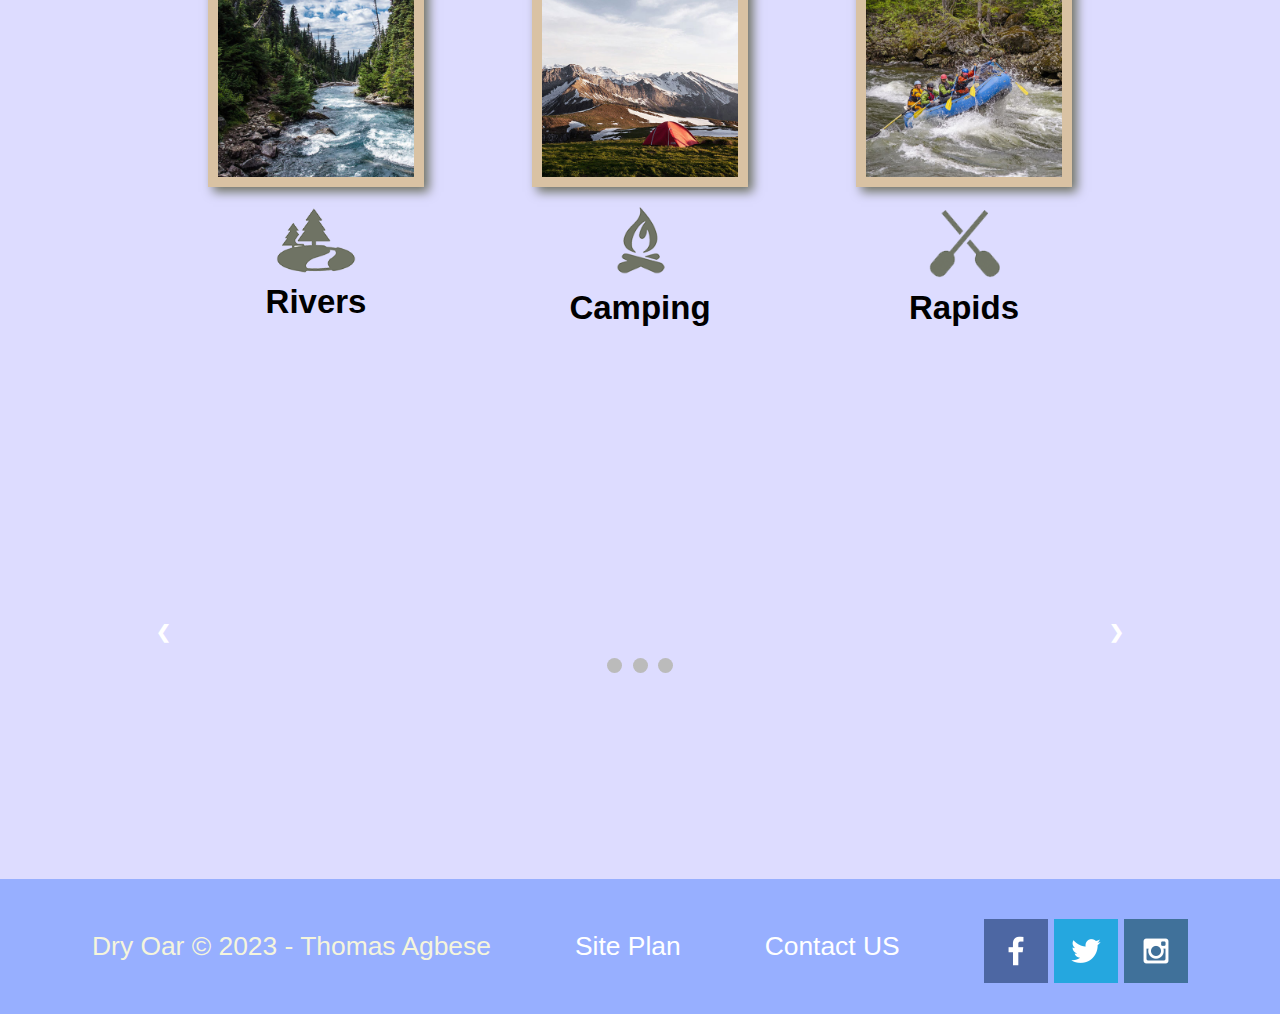
<file: wwr/rafting.html>
<!DOCTYPE html>
<html lang="en">
<head>
<link rel="stylesheet" href="styles/style.css">
    <meta charset="UTF-8">
    <meta name="viewport" content="width=device-width, initial-scale=1.0">
    <title>Whitewater Rafting Vacations | Dry Oar Boating | Home</title>
</head>
<body>
<div id="content">
    <header>
        <a id="logo_link" href="index.html">
            <img class="logo" src="images/logo.png" alt="Dry Oar Logo">
        </a>
        <nav>
            <a href="index.html">Home</a>
            <a href="rafting.html">Rafting</a>
            <a href="site-plan-rafting.html">Site Plan</a>
            <a href="contactus.html">Contact Us</a>
        </nav>
    </header>
    <div id="hero">
        <div id="hero-box">
            <img id="hero-img" src="images/rafting.jpg" alt="Family enjoying white water rafting">
        </div>
        <section id="hero-msg">
            <h1 class="home-title">Create Wonderful Memories</h1>
            <h4>Make Memories with Dry Oar </h4>
            <div class='button-box'>
                <a class='book' href="contatus.html">Book Now</a>
            </div>
        </section>
    </div>
    <section class="msg">
        <h2>More than just the Thrill</h2>
        <p>Enjoy the breathtaking scenery. Fron valleys, meadows, canyons and high peaks; it's way more than just the rapids. It's a great way to get away from it  all and relax amidst all the beauty of the great outdoors. </p>
        <a class="join" href="rivers.html">Join Us</a>
    </section>
<main class="home-grid">
    <section class="rivers-card">
        <img  class="card-img" src="images/rivers.jpg" alt="river in forest">
        <img class="icon" src="images/river_icon.png" alt="river icon">
        <h2>Rivers</h2>
    </section>
    <section class="camping-card">
        <img class="card-img" src="images/camping.jpg" alt="tent in mountains">
        <img class="icon" src="images/fire_icon.png" alt="fire icon">
        <h2>Camping</h2>
    </section>
    <section class="rapids-card">
        <img class="card-img" src="images/rapids.jpg" alt="rafting boat">
        <img class="icon" src="images/oars.png" alt="Oars icon">
        <h2>Rapids</h2>
    </section>
</main> 

<div class="slideshow-container">

       
    <div class="mySlides fade">
      <div class="numbertext">1 / 3</div>
      <img src="images/pexels-hilmi-işılak-11183380.jpg" style="width:100%">
      <div class="text">Family enjoying the water</div>
    </div>
  
    <div class="mySlides fade">
      <div class="numbertext">2 / 3</div>
      <img src="images/pexels-hilmi-işılak-11183384.jpg" style="width:100%">
      <div class="text">Enjoy white Rafting</div>
    </div>
  
    <div class="mySlides fade">
      <div class="numbertext">3 / 3</div>
      <img src="images/pexels-islandhopper-x-14923085.jpg" style="width:100%">
      <div class="text">Rafting Landing</div>
    </div>

    <div class="mySlides fade">
        <div class="numbertext">3 / 3</div>
        <img src="images/pexels-manik-mandal-7542627.jpg" style="width:100%">
        <div class="text">Fun and relaxing</div>
      </div>
  
   
    <a class="prev" onclick="plusSlides(-1)">&#10094;</a>
    <a class="next" onclick="plusSlides(1)">&#10095;</a>
</div>
<br>
  
<div style="text-align:center">
    <span class="dot" onclick="currentSlide(1)"></span>
    <span class="dot" onclick="currentSlide(2)"></span>
    <span class="dot" onclick="currentSlide(3)"></span>
</div>
<footer>
    <p>Dry Oar &copy; 2023 - Thomas Agbese</p>
    <p><a href="site-plan-rafting.html">Site Plan</a></p>
    <p><a href="contactus.html">Contact US</a></p>
    <div class="social">
        <a href="https://facebook.com" target="_blank">
            <img src="images/facebook.png" alt="fb icon">
        </a>
        <a href="https://twitter.com" target="_blank">
            <img src="images/twitter.png" alt="twitter icon">
        </a>
        <a href="https://instagram.com" target="_blank">
            <img src="images/instagram.png" alt="instagram icon">
        </a>
    </div>
</footer>
</div>
</body>
</html>
</file>
<file: pp_site/styles/styles.css>
@import url('https://fonts.googleapis.com/css2?family=Agbalumo&family=Architects+Daughter&family=Roboto&display=swap');

#header {
    margin: 0 auto;
    align-items: center;
}
header {
    background-color: #A08794;
    display: grid;
    grid-template-columns: 150px auto;
}
h1 {
    font-family: Roboto, 'Lucida Sans', Arial;
}
#content {
    text-align: center;
    justify-content: space-around;
    align-items: center;
}
#topic {
    background-color: #FFA07A;
    text-align: center;
    /* margin-right: 200px auto; */
    margin-top: 20px;
    margin-left: auto;
    display: flex;
    align-items: center;
}
label {
    margin-right: 10px;
}
input[type="text"] {
    padding: 5px;
    border: 1px solid #FFA07A;
}

button {
    padding: 5px 10px;
    background-color: #fff;
    border: 1px solid #ccc;
    cursor: pointer;
}
.logo {
    width: 80px;
    padding-top: 20px;
    padding-left: 10px;
}
.slider {
    width: 450px;
    padding-top: 20px;
    padding-left: 10px;
}
.depicter {
    padding-top: 20px;
    padding-left: 10px;
    grid-column:1/5;
    grid-row:1/3;
}
.depicter1 {
    width: 350px;
    padding-top: 20px;
    padding-left: 10px;
    grid-column:1/5;
    grid-row:1/3;
    justify-content: space-around;
    margin: 20px;
}
#links {
    background-color: #ffffff;
    padding: 10px;
    text-align: center;
    border: 5px solid #FFA07A;
    margin-top: 25px;
}
#links nav a {
    color: #000000;
    margin: 0 15px;
    text-decoration: none;
}
#Searchbar {
    margin-left: auto;
    display: flex;
    align-items: center;
}
nav a {
    text-align: center;
    color: #ffffff;
    text-decoration: none;
    padding: 10px;
}
nav a:hover {
    background-color: #FFA07A;
    color: #A08794;
}
body, h1, h2, p, ul, li {
    margin: 0;
    padding: 0;
}
body {
    background-color: #dddcff;
    font-family: Agbalumo, 'Brush Script', cursive;
    font-size: 22px;
    padding: 0;
    margin: 0;
    line-height: 1.6;
}

#projectfiles,
#description,
#collaborators {
    color: #ffffff;
    border: 5px solid #FFA07A;
    background-color: #A08794;
    padding: 20px;
    /* margin-right: auto; */
    font-family: 'Architects Daughter', sans-serif, Arial;
}
#collaborators1 {
    color: #ffffff;
    border: 5px solid #FFA07A;
    background-color: #A08794;
    padding: 20px;
    /* margin-right: auto; */
    font-family: 'Architects Daughter', sans-serif, Arial;
}
#description1 {
    color: #ffffff;
    border: 5px solid #FFA07A;
    background-color: #A08794;
    padding: 20px;
    /* margin-right: auto; */
    font-family: 'Architects Daughter', sans-serif, Arial;
}
#description3 {
    color: #ffffff;
    border: 5px solid #FFA07A;
    background-color: #A08794;
    padding: 20px;
    /* margin-right: auto; */
    font-family: 'Architects Daughter', sans-serif, Arial;
}
#projectfiles {
    /* margin-right: auto; */
    grid-column:1/2;
    grid-row:1/4;
    padding-left: 30px;
}
#description {
    grid-column:1/4;
    grid-row:4/6;
    padding-bottom: 50px;
}
#description1 {
    grid-column:5/6;
    grid-row:1/6;
    padding-bottom: 50px;
    margin-right: 30px;
}
#description3 {
    grid-column:5/6;
    grid-row:1/6;
    padding-bottom: 50px;
    margin-right: 30px;
}
#collaborators{
    grid-column:4/6;
    grid-row:4/6;
    padding-right: 100px;
    margin-right: 50px;
    text-align: center;
}
#collaborators1{
    grid-column:1/5;
    grid-row:4/6;
    padding-right: 100px;
    margin-right: 20px;
    text-align: center;
}
.home-grid {
    display: grid;
    grid-template-columns: 20% 20% 20% 20% 20%;
    grid-template-rows: 20% 20% 20% 20% 20%;
    grid-gap: 10px;
    padding: 20px;
}

/* .slideshow {
    grid-column: span 2;
    position: relative;
    overflow: scroll;
    max-height: 500px;
}

.slide {
    display:contents;
    width: 100%;
    max-height: 500px;
    opacity: 0;
    transition: opacity 1000000.5s ease-in-out;
}

.slide:checked + .slide {
    display: block;
}
.label {
    position: absolute;
    top: 0;
    left: 0;
    right: 0;
    bottom: 0;
} */
footer {
    background-color: #A08794;
    color: beige;
    padding: 25px 50px;
    margin-top: 50px;
    display: flex;
    justify-content: space-around;
    align-items: center;
}
footer a {
    color: rgb(255, 255, 255);
    text-decoration: none;
}
footer a:hover {
    color: rgb(255, 255, 255);
}   
footer .social img {
    padding-top: 15px;
}
footer p {
    font-size: 1.2em;
}
footer p a:hover {
    text-decoration: none;
    background-color: #FFA07A;
}
.social img {
    width: 30px;
    margin: 0 5px;
}
* {box-sizing:border-box}

/* Slideshow container */
.slideshow-container {
  max-width: 1000px;
  max-height:100%;
  position: relative;
  
  grid-column:2/6;
  grid-row:1/4;
  padding-left: 30px;
}
.slideshow-container1 {
    max-width: 1000px;
    max-height:100%;
    position: relative;
    
    grid-column:1/5;
    grid-row:1/4;
    padding-left: 30px;
  }
  .slideshow-container2 {
    max-width:fit-content;
    max-height:100%;
    position: relative;
    
    grid-column:1/5;
    grid-row:3/6;
    padding-left: 30px;
  }
/* Hide the images by default */
.mySlides {
  display:contents;
  width:auto;

  }

/* Next & previous buttons */
.prev, .next {
  cursor: pointer;
  position: absolute;
  top: 50%;
  width: auto;
  margin-top: -22px;
  padding: 16px;
  color: rgb(255, 255, 255);
  font-weight: bold;
  font-size: 18px;
  transition: 0.6s ease;
  border-radius: 0 3px 3px 0;
  user-select: none;
}

/* Position the "next button" to the right */
.next {
  right: 0;
  border-radius: 3px 0 0 3px;
}

/* On hover, add a black background color with a little bit see-through */
.prev:hover, .next:hover {
  background-color: rgba(0,0,0,0.8);
}

/* Caption text */
.text {
  color: #813e3e;
  font-size: 15px;
  padding: 8px 12px;
  position: absolute;
  bottom: 8px;
  width: 100%;
  text-align: center;
}

/* Number text (1/3 etc) */
.numbertext {
  color: #f2f2f2;
  font-size: 12px;
  padding: 8px 12px;
  position: absolute;
  top: 0;
}

/* The dots/bullets/indicators */
.dot {
  cursor: pointer;
  height: 15px;
  width: 15px;
  margin: 0 2px;
  background-color: #bbb;
  border-radius: 50%;
  display: inline-block;
  transition: background-color 0.6s ease;
  
}

.active, .dot:hover {
  background-color: #717171;
}

/* Fading animation */
.fade {
  animation-name: fade;
  animation-duration: 1.5s;
}

@keyframes fade {
  from {opacity: .4}
  to {opacity: 1}
}
</file>
<file: wwr/styles/style.css>
#content {
    max-width: 1600px;
    margin: 0 auto;
    align-items: center;
}
nav a {
    text-align: center;
    color: #ffffff;
    text-decoration: none;
    padding: 35px;
}
#hero-msg h1, #hero-msg h4 {
    text-align: center;
}
#hero {
    display: grid;
    grid-template-columns: 1fr 3fr 1fr;
    margin-top: -100px;
}
#hero-box {
    grid-column: 1/4;
    grid-row: 1/3;
    z-index: -1;
}
#hero-msg {
    grid-row: 1/2;
    grid-column: 2/3;
    margin-top: 100px;
}
#hero-msg h4 {
    color: white;
}
.button-box {
    text-align: center;
}
main section {
    text-align: center;
}
body {
    background-color: #dddcff;
    font-family: 'Rock Salt', 'Bradley Hand', sans-serif, 'Arial', 'Helvetica';
    font-size: 22px;
    padding: 0;
    margin: 0;
}
header {
    background-color: #4164ff;
    display: grid;
    grid-template-columns: 150px auto;
}
nav a:hover {
    background-color: rgb(241, 235, 235);
    color: #000000;
}
nav {
    display: flex;
    justify-content: space-around;
}
.book, .join {
    background-color: aqua;
    color: #000000;
    text-decoration: none;
    font-size: 18px;
    padding: 15px 30px;
    margin-top: 50px;
    border-radius: 5px;
}
.book:hover, .join:hover {
    background-color: aquamarine;
    color: #000000;
}
#background {
    background-color: rgb(185, 187, 203);
    height: 725px;
    grid-row: 4/9;
    grid-column: 1/11;
}
.msg {
    background-color: #90a4ff;
    line-height: 1.5em;
    padding: 35px;
    grid-row: 6/7;
    grid-column: 6/10;
    box-shadow: 5px 5px 10px #6f7364;
}
footer {
    background-color: rgb(151, 175, 255);
    color: beige;
    padding: 25px 50px;
    margin-top: 200px;
    display: flex;
    justify-content: space-around;
    align-items: center;
}
.home-title{
    color: rgb(29, 29, 26);
    font-family: 'Rock Salt', 'Bradley Hand', sans-serif, 'Arial';
    font-size: 2em;
    margin: 10px;
}
.home-grid {
    display: grid;
    grid-template-columns: repeat(10, 1fr);
    margin: 100px;
    grid-row: 6/7;
    grid-column: 6/10;
}
h4 {
    color: rgb(0, 0, 0);
}
.msg h2 {
    color: rgb(255, 255, 255);
}
.msg p {
    color: rgb(255, 255, 255);
    font-size: .8em;
    padding: 35px;
}
footer a {
    color: rgb(255, 255, 255);
    text-decoration: none;
}
footer a:hover {
    color: rgb(255, 255, 255);
}
.logo {
    width: 80px;
}
#hero-img {
    width: 100%;
}
.icon {
    width: 80px;
    padding-top: 10px;
}
footer p {
    font-size: 1.2em;
}
footer p a:hover {
    text-decoration: underline;
}
h2 {
    margin: 0;
}
#logo_link {
    padding-top: 5px;
    justify-self: center;
    align-self: center;
}
footer .social img {
    padding-top: 15px;
}
.rivers-card, .camping-card, .rapids-card {
    margin: 200px 0;
}
main section img {
    box-sizing: border-box;
}
.card-img {
    border: 10px solid #d9c2a3;
    transition: transform .5s;
    box-shadow: 5px 5px 10px #6f7364;
}
.card-img:hover {
    opacity: .6;
    transform: scale(1.1);
}
.card-img, .mountains {
    width: 100%;
}
.rivers-card {
    grid-row: 2/3;
    grid-column: 2/4;
}
.camping-card {
    grid-row: 2/3;
    grid-column: 5/7;
}
.rapids-card {
    grid-row: 2/3;
    grid-column: 8/10;
}
.mountains {
    width: 100%;
    grid-row: 5/8;
    grid-column: 2/7;
    box-shadow: 5px 5px 10px #6f7364;
}

form {
    /* Center the form on the page */
    margin: 0 auto;
    width: 400px;
    /* Form outline */
    padding: 1em;
    border: 1px solid #ccc;
    border-radius: 1em;
  }
  
  ul {
    list-style: none;
    padding: 0;
    margin: 0;
  }
  
  form li + li {
    margin-top: 1em;
  }
  
  label {
    /* Uniform size & alignment */
    display: inline-block;
    width: 90px;
    text-align: right;
  }
  
  input,
  textarea {
    /* To make sure that all text fields have the same font settings
       By default, textareas have a monospace font */
    font: 1em sans-serif;
  
    /* Uniform text field size */
    width: 300px;
    box-sizing: border-box;
  
    /* Match form field borders */
    border: 1px solid #999;
  }
  
  input:focus,
  textarea:focus {
    /* Additional highlight for focused elements */
    border-color: #000;
  }
  
  textarea {
    /* Align multiline text fields with their labels */
    vertical-align: top;
  
    /* Provide space to type some text */
    height: 5em;
  }
  
  .button {
    /* Align buttons with the text fields */
    padding-left: 90px; /* same size as the label elements */
  }
  
  button {
    /* This extra margin represent roughly the same space as the space
       between the labels and their text fields */
    margin-left: 0.5em;
  }

  #feedback {
    background-color: antiquewhite;
    position: absolute;
    top: 0;
    left: 0;
    right: 0;
    padding: .5em;
    /* make this element invisible until we are ready for it */
    display: none;      
}
.moveDown {
    margin-top: 3em;
}
* {box-sizing:border-box}

/* Slideshow container */
.slideshow-container {
  max-width: 1000px;
  position: relative;
  margin: 50px auto;
}

/* Hide the images by default */
.mySlides {
  display: none;
}

/* Next & previous buttons */
.prev, .next {
  cursor: pointer;
  position: absolute;
  top: 50%;
  width: auto;
  margin-top: -22px;
  padding: 16px;
  color: white;
  font-weight: bold;
  font-size: 18px;
  transition: 0.6s ease;
  border-radius: 0 3px 3px 0;
  user-select: none;
}

/* Position the "next button" to the right */
.next {
  right: 0;
  border-radius: 3px 0 0 3px;
}

/* On hover, add a black background color with a little bit see-through */
.prev:hover, .next:hover {
  background-color: rgba(0,0,0,0.8);
}

/* Caption text */
.text {
  color: #f2f2f2;
  font-size: 15px;
  padding: 8px 12px;
  position: absolute;
  bottom: 8px;
  width: 100%;
  text-align: center;
}

/* Number text (1/3 etc) */
.numbertext {
  color: #f2f2f2;
  font-size: 12px;
  padding: 8px 12px;
  position: absolute;
  top: 0;
}

/* The dots/bullets/indicators */
.dot {
  cursor: pointer;
  height: 15px;
  width: 15px;
  margin: 0 2px;
  background-color: #bbb;
  border-radius: 50%;
  display: inline-block;
  transition: background-color 0.6s ease;
}

.active, .dot:hover {
  background-color: #717171;
}

/* Fading animation */
.fade {
  animation-name: fade;
  animation-duration: 1.5s;
}

@keyframes fade {
  from {opacity: .4}
  to {opacity: 1}
}

@media screen and (max-width: 900px) {
    #hero, .home-grid {
        display: block;
        height: auto;
    }
    nav, footer {
        flex-direction: column;
    }
    nav a {
        display: block;
        padding: 15px;
    }
    #hero {
        margin-top: 0;
    }
    #hero-msg {
        margin-top: 0;
    }
    #hero-msg h4 {
        display: none;
    }
    .home-title {
        font-size: 25px;
        color: #6f7364;
    }
    .rivers-card, .camping-card, .rapids-card { 
        margin: 50px auto;
        width: 60%;
    }
    #background {
        display: none;
    }
    .mountains, .msg {
        width: 80%;
        display: block;
        margin: 0 auto;
    }
    footer {
        margin-top: 25px;
    }
}
</file>
<file: positionstyles.css>
/* CSS - Name: "positionstyles.css" */
/* Activity 1 styles */
.content1 {
  /* This is the parent of the activity 1 boxes. */
  display: grid;
  grid-template-columns: 1fr 1fr;
  justify-items: center;
  gap: 20px;

}
.red1 { 
  width: 100%; 
  height: 100px; 
  background-color: red; 
  grid-column: 1/3;

} 
.green1 {
  width: 300px; 
  height: 300px; 
  background-color: green; 

} 
.yellow1 {
  width: 300px; 
  height: 300px; 
  background-color: gold; 
} 
.blue1 {
  width: 100%; 
  height: 100px; 
  background-color: blue; 
  grid-column: 1/3;
} 
/* Activity 2 styles */ 
.content2 {
  /* This is the parent of the activity 2 boxes. */
  display: grid;
  justify-items: left;
  gap: 0px;
}
.red2 {
  width: 100px; 
  height: 100px; 
  background-color: red; 
} 
.green2 { 
  width: 100px; 
  height: 100px; 
  background-color: green; 
  margin-top: -50px;
  margin-left: 50px;
} 
.yellow2 {
  width: 100px; 
  height: 100px; 
  background-color: gold; 
  margin-top: -50px;
  margin-left: 100px;
} 
.blue2 {
  width: 100px; 
  height: 100px; 
  background-color: blue; 
  margin-top: -50px;
  margin-left: 150px;
} 
/* Activity 3 styles */ 
.content3 {
  /* This is the parent of the activity 3 boxes. */
  display: grid;
  grid-template-columns: 1fr 1fr;
  justify-items: center;
  gap: 0px;

}
.red3 {
  width: 100%; 
  height: 100px; 
  background-color: red; 
  grid-column: 1/3;
} 
.green3 {
  width: 425px; 
  height: 200px; 
  background-color: green;
  margin-left: -42px;
} 
.yellow3 {
  width: 425px; 
  height: 200px; 
  background-color: gold; 
  margin-right: -42px;
} 
.blue3 {
  width: 100%;
  height: 100px; 
  background-color: blue; 
  grid-column: 1/3;
} 
/* Activity 4 styles */ 
.content4 {
  /* This is the parent of the activity 4 boxes. */
  height: 400px;
  display: grid;
  grid-template-columns: 1fr 1fr;
  grid-row: 2;
  gap: 0px;
}
.red4 {
  width: 200px; 
  height: 150%; 
  background-color: red; 
  grid-column: 1/2;
} 
.green4 {
  width: 200px; 
  height: 100px; 
  background-color: green; 
  margin-left: -267px;
} 
.yellow4 {
  width: 200px; 
  height: 100px; 
  background-color: gold; 
  margin-top: -100px;
  margin-left: 200px;
} 
.blue4 {
  width: 200px; 
  height: 100px; 
  background-color: blue; 
  margin-left: -267px;
} 
/* Activity 5 styles */ 
.content5 {
  /* This is the parent of the activity 5 boxes. */
  height: 400px;
  position: relative;
  margin: 0 auto;
}
.red5 { 
  width: 100%; 
  height: 100px; 
  background-color: red; 

} 
.green5 { 
  width: 150px; 
  height: 150px; 
  background-color: green; 
  position: absolute;
  z-index: 2;
  

} 
.yellow5 {
  width: 100%; 
  height: 210px; 
  background-color: gold; 
  position: relative;
  z-index: 1;

} 
.blue5 {
  width: 100%; 
  height: 100px; 
  background-color: blue; 
} 
/* Activity 6 styles */ 
.content6 {
  /* This is the parent of the activity 6 boxes. */
  display:grid
  }
.red6 {
  width: 400px; 
  height: 200px; 
  background-color: red; 
  z-index: 1;
  position: relative;
} 
.green6 {
  width: 200px; 
  height: 200px; 
  background-color: green; 
  z-index: 3;
  margin-top: 200px;
} 
.yellow6 {
  width: 200px; 
  height: 400px; 
  background-color: gold; 
  z-index: 4;
  margin-left: 400px;
  margin-top: -400px;
} 
.blue6 {
  width: 400px; 
  height: 400px; 
  background-color: blue; 
  z-index: 2;
  margin-left: 100px;
  margin-top: -500px;
  
} 


/* Do not make any changes below here */
.activity {
  width: 70%; 
  margin: 20px auto; 
  font-family: Arial, sans-serif; 
  border: 1px solid black; 
  padding: 10px; 
  clear:both; 
  overflow: auto;
} 

.hint {
  border: 1px solid grey;
  background: #e0e0e0;
  padding: .5em;
  position: relative;
  margin: 1em 0;
}
.hint h3 {
  margin: 0;
}
.hint:hover {
  background: #d0d0d0;
}
.hint > div {
  display: none;
}

.hint input[type=checkbox] {
  position: absolute;
  width: 100%;
  height: 100%;
  opacity: 0;
  z-index: 1;
  cursor: pointer;
}

.hint input[type=checkbox]:checked ~ div {
  display: block;
}

.hint i {
  position: absolute;
  transform: translate(-6px, 0);
  margin-top: 16px;
  right: 10px;
  top: -3px;
}
.hint i:before, .hint i:after {
  content: "";
  position: absolute;
  background-color: black;
  width: 3px;
  height: 9px;
}
.hint i:before {
  transform: translate(2px, 0) rotate(45deg);
}
.hint i:after {
  transform: translate(-2px, 0) rotate(-45deg);
}

.hint input[type=checkbox]:checked ~ i:before {
  transform: translate(-2px, 0) rotate(45deg);
}
.hint input[type=checkbox]:checked ~ i:after {
  transform: translate(2px, 0) rotate(-45deg);
}
.hint a {
  position: relative;
  z-index: 1;
}
</file>
<file: pp_site/styles/site-plan.css>
/* if you are using any Google fonts change the font names below to your fonts. 
Any spaces in your font name should be replaced with a +. 
Fonts are separated by a | */
@import url('https://fonts.googleapis.com/css2?family=Agbalumo&family=Architects+Daughter&family=Roboto&display=swap');

:root {
  /* change the values below to your colors from your palette */
  --primary-color: #A08794   ;
  --secondary-color: #333333 ;
  --accent1-color:#FFA07A;
  --accent2-color: white;

  /* change the values below to your chosen font(s) */
  --heading-font: "Roboto";
  --paragraph-font: Agbalumo, Architects Daughter, sans-serif;

  /* these colors below should be chosen from among your palette colors above */
  --headline-color-on-white: #333333;  /* headlines on a white background */ 
  --headline-color-on-color: white; /* headlines on a colored background */ 
  --paragraph-color-on-white: #333333; /* paragraph text on a white background */ 
  --paragraph-color-on-color: white; /* paragraph text on a colored background */ 
  --paragraph-background-color: #A08794  ;
  --nav-link-color: #333333;
  --nav-background-color: #FFA07A;
  --nav-hover-link-color: white;
  --nav-hover-background-color: #A08794;
}


/*  Look around below...but DON'T CHANGE ANYTHING! */

body {
  max-width: 1200px;
  margin: 0 auto;
  padding: 4em;
  font-size: 18px;
  text-align: center;
}
img {
  display: block;
  margin: 0 auto;
}
h1, h2, h3, h4, h5, h6 {
  font-family: var(--heading-font);
  color: var(--headline-color-on-white);
}
h2 {
  text-align: center;
}
hr {
  height: 3px;
  margin: 35px 0;
  background: var(--accent1-color);
}
header {
  padding: 1em;
  text-align: center;
  color: var(--headline-color-on-color);
  background-color: var(--paragraph-background-color);
}
header > h1, header > h2 {
  color: var(--headline-color-on-color);
}

p {
  font-family: var(--paragraph-font);
  color: var(--paragraph-color-on-white);
  padding: 1em;
}
.colors {
  width: 100%;
  min-width: 350px;
  margin: 30px auto;
  text-align: center;
}
.colors th {
  background-color: #999;
}
.colors td{
  width: 25%;
  height: 3em;
}

.primary {
  background-color: var(--primary-color);
}
.secondary {
  background-color: var(--secondary-color);
}
.accent1 {
  background-color: var(--accent1-color);
}
.accent2{
  background-color: var(--accent2-color);
}

p.colored {
  background-color: var(--paragraph-background-color);
  color: var(--paragraph-color-on-color);
}

nav {
  background-color: var(--nav-background-color);
  line-height: 3em;
  text-align: center;
  font-size: 1.2em;
}
nav  {
  list-style-type: none;
  display: flex;

}
nav a {
  padding:1em;
  min-width: 120px;
  text-decoration: none;
  padding: 10px;

}
nav a:link, nav a:visited {
  color: var(--nav-link-color);
}
nav a:hover {
  color: var(--nav-hover-link-color);
  background-color: var(--nav-hover-background-color);
}

.sitemap {
  display: grid;
  justify-content: center;

  grid-template-columns: repeat(6, 15%);
  grid-template-rows: 3em 1.5em 1.5em 3em;
  grid-template-areas: ". . home home . ."
    ". . . top . ."
    ". left left right right ."
    "page2 page2 . . page3 page3";
}
.sitemap > div {

  text-align: center;

}
.sm-home {
  grid-area: home;
  background-color: #ccc;
  line-height: 3em;
}
.sm-page2 {
  grid-area: page2;
  background-color: #ccc;
  line-height: 3em;
}
.sm-page3 {
  grid-area: page3;
  background-color: #ccc;
  line-height: 3em;
}

.top {
  grid-area: top;
  border-left: 1px solid;
}

.left {
  grid-area: left;
  border-top: 1px solid;
  border-left: 1px solid;
}

.right {
  grid-area: right;
  border-top: 1px solid;
  border-right: 1px solid;
}
</file>
